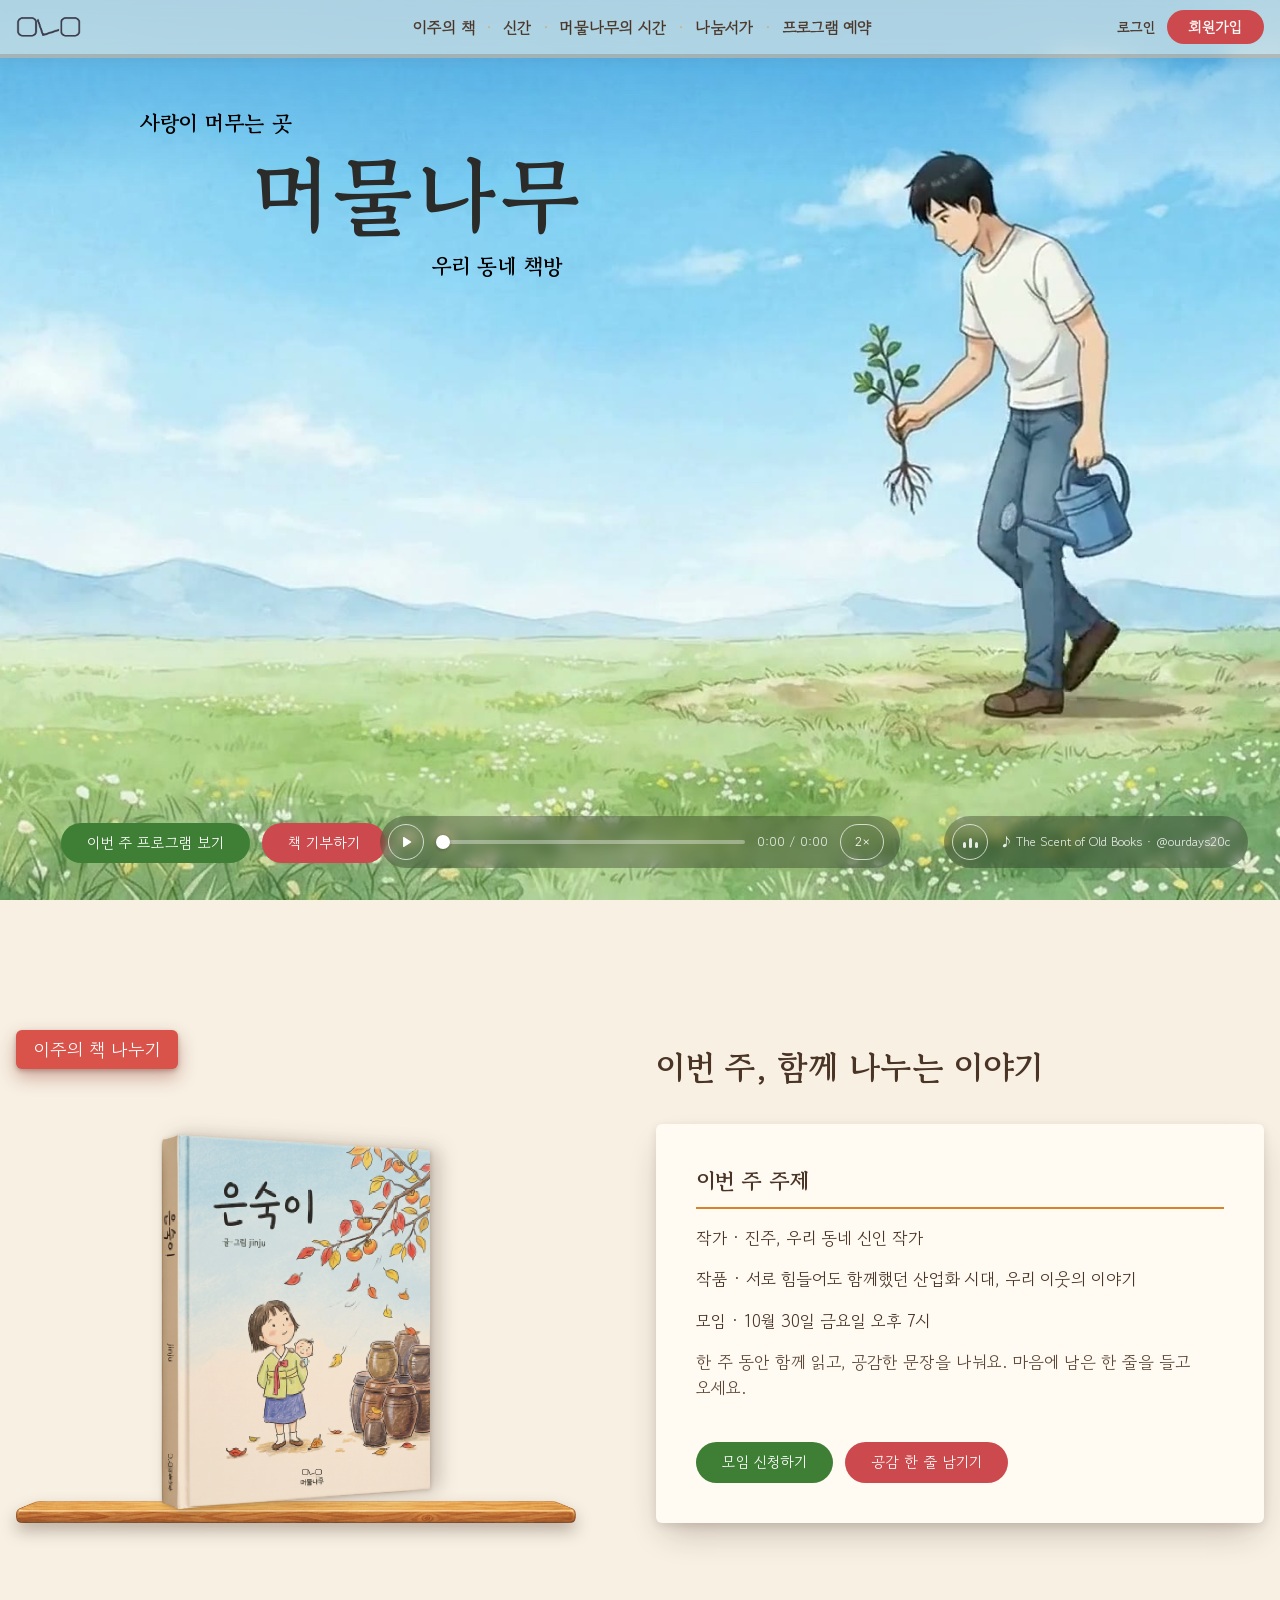
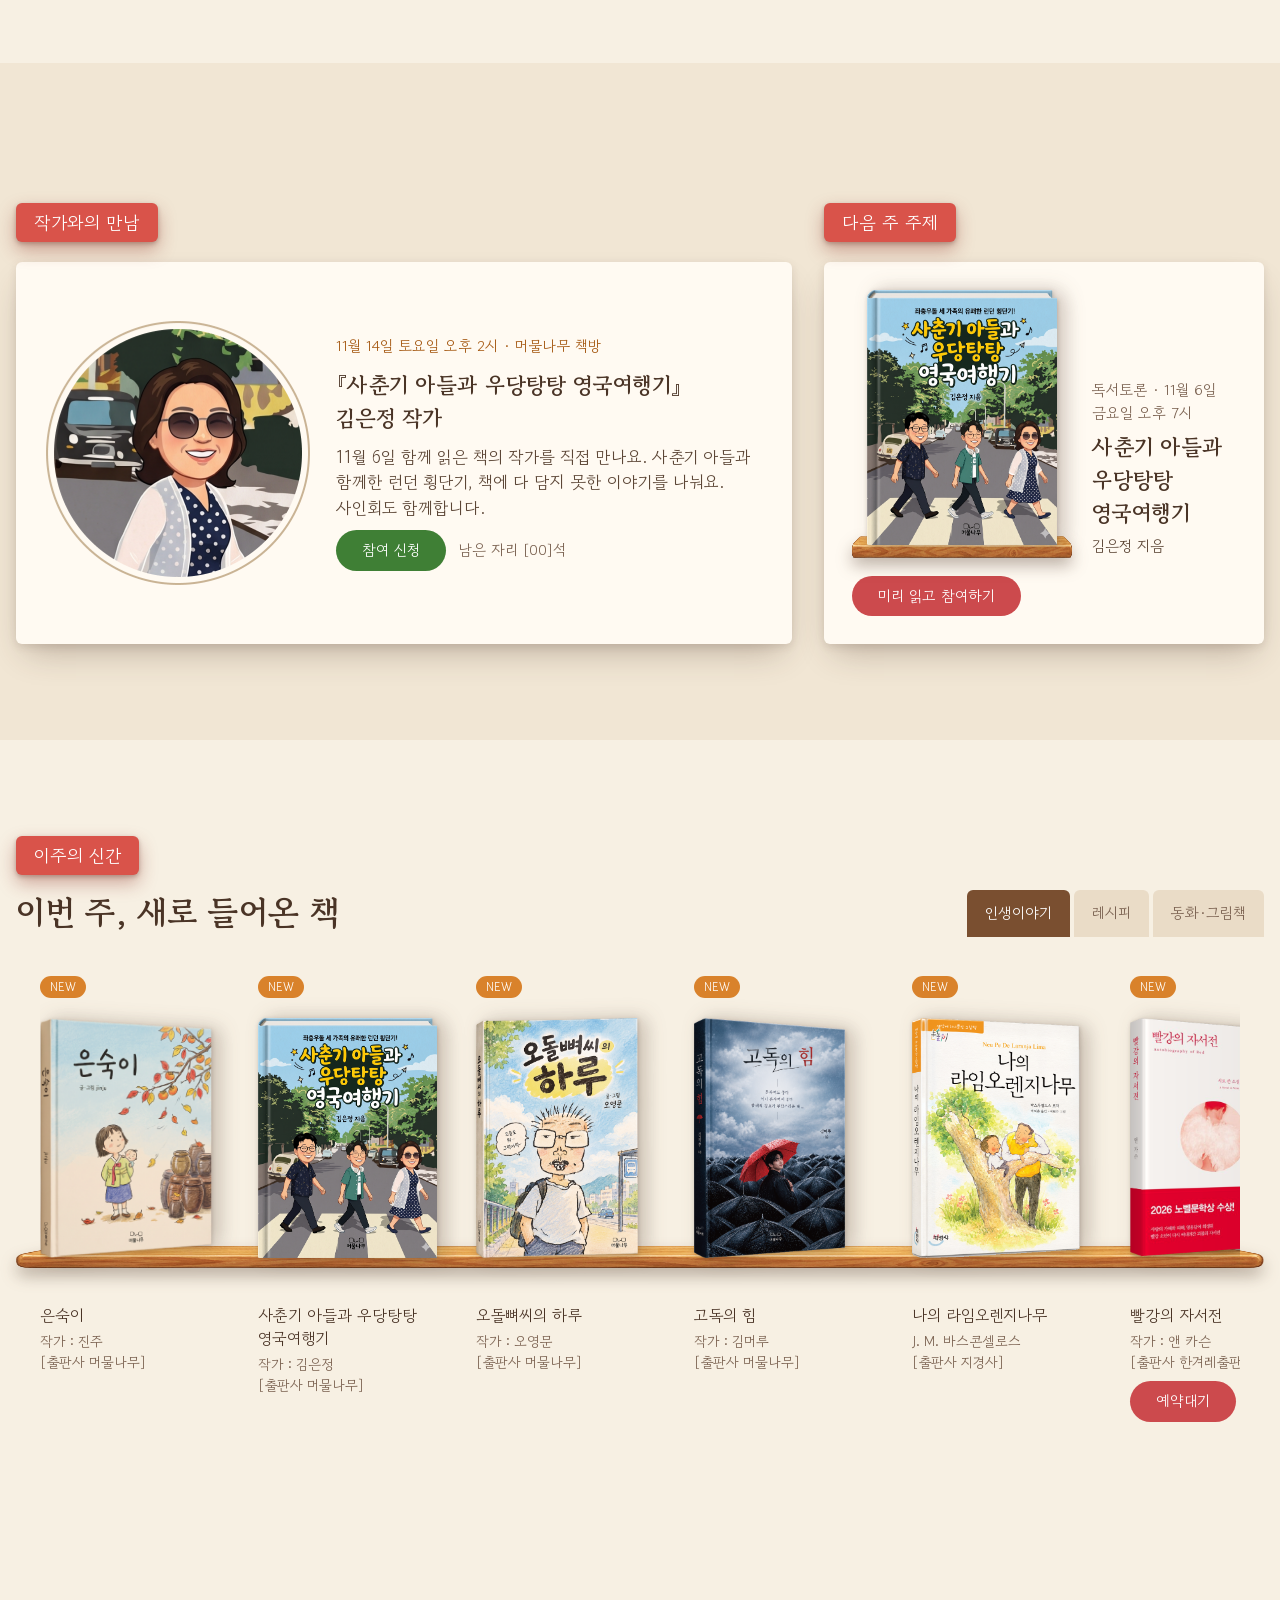
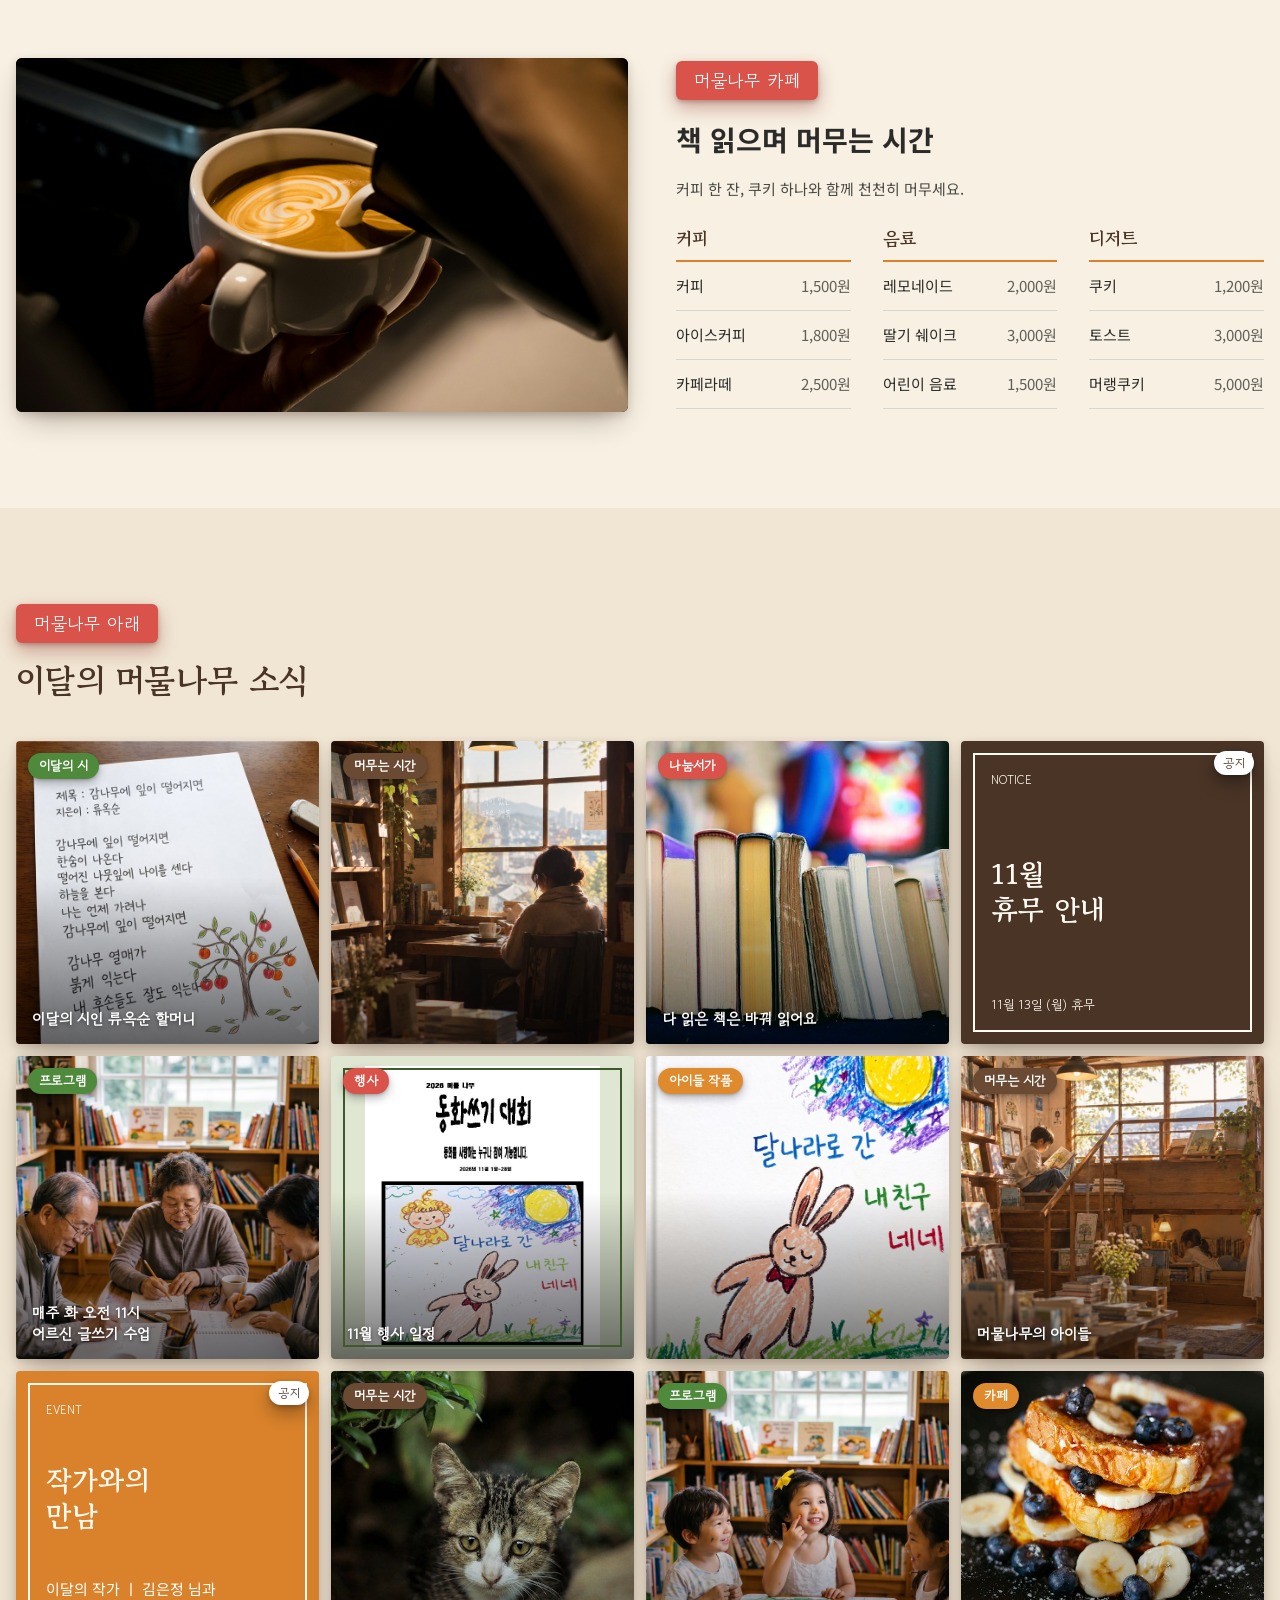
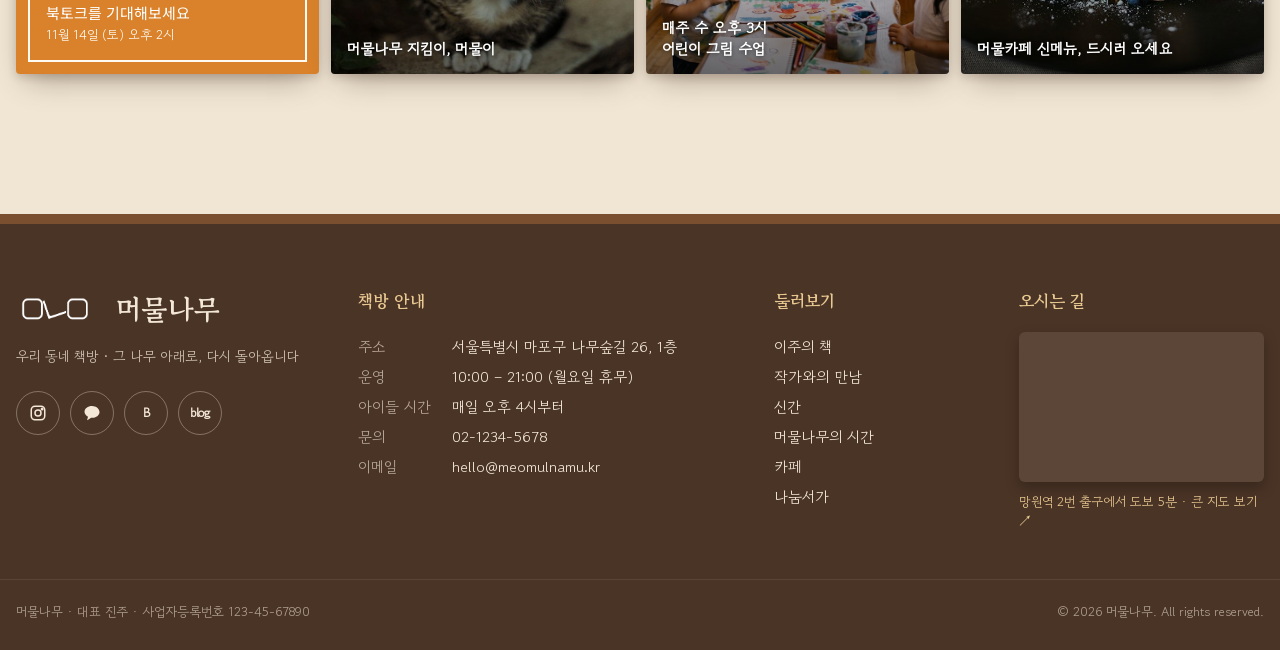
<file: index.html>
<!doctype html>
<html lang="ko">
<head>
  <meta charset="utf-8">
  <meta name="viewport" content="width=device-width, initial-scale=1">
  <title>머물나무 · 우리 동네 책방</title>
  <meta name="description" content="쉼표가 필요할 때 머물고 싶은 곳, 우리 동네 책방 머물나무">
  <link rel="preconnect" href="https://fonts.googleapis.com">
  <link rel="preconnect" href="https://fonts.gstatic.com" crossorigin>
  <link href="https://fonts.googleapis.com/css2?family=Gowun+Batang:wght@400;700&family=Gowun+Dodum&family=Gaegu&family=Noto+Sans+KR:wght@400;700&display=swap" rel="stylesheet">
  <link rel="stylesheet" href="css/style.css">
</head>
<body>

  <!-- Header -->
  <header class="site-header is-over-hero">
    <div class="container header-inner">
      <a href="#" class="brand" aria-label="머물나무 홈">
        <img src="images/common/logo.png" alt="머물나무">
      </a>
      <nav class="gnb" id="gnb" aria-label="주요 메뉴">
        <a href="#this-week">이주의 책</a>
        <a href="#new-books">신간</a>
        <a href="#under-tree">머물나무의 시간</a>
        <a href="sharing.html">나눔서가</a>
        <a href="program.html">프로그램 예약</a>
      </nav>
      <button type="button" class="menu-toggle" aria-expanded="false" aria-controls="gnb" aria-label="메뉴 열기"><span></span><span></span><span></span></button>
      <div class="header-actions">
        <a href="#" class="link-login">로그인</a>
        <a href="#" class="btn btn-red btn-sm">회원가입</a>
      </div>
    </div>
  </header>

  <!-- Hero -->
  <div class="hero-track">
  <section class="hero">
    <video class="hero-media" autoplay muted loop playsinline preload="auto"
           poster="images/home/hero/hero-poster.jpg" aria-hidden="true">
      <source src="media/hero-story.mp4" type="video/mp4">
    </video>
    <div class="hero-copy">
      <p class="hero-tagline" aria-live="polite"><span>사랑이 머무는 곳</span></p>
      <h1 class="hero-title"><span>머물나무</span></h1>
      <p class="hero-sub">우리 동네 책방</p>
    </div>
    <div class="hero-actions">
      <a href="#under-tree" class="btn btn-green">이번 주 프로그램 보기</a>
      <a href="sharing.html#donate" class="btn btn-red">책 기부하기</a>
    </div>
    <button type="button" class="sound-bar" aria-pressed="false" aria-label="소리 켜기" title="소리 켜기">
      <span class="sound-icon" aria-hidden="true"><i></i><i></i><i></i></span>
      <span class="sound-info"><span>♪ The Scent of Old Books · @ourdays20c</span></span>
    </button>
    <audio class="hero-audio" src="media/the-scent-of-old-books.mp3" loop preload="metadata"></audio>
    <div class="video-bar">
      <button type="button" class="vb-play" aria-label="영상 일시정지" title="일시정지">
        <svg class="i-pause" width="14" height="14" viewBox="0 0 24 24" fill="currentColor" aria-hidden="true"><rect x="5" y="4" width="5" height="16" rx="1"/><rect x="14" y="4" width="5" height="16" rx="1"/></svg>
        <svg class="i-play" width="14" height="14" viewBox="0 0 24 24" fill="currentColor" aria-hidden="true"><path d="M7 4.5v15a1 1 0 0 0 1.5.86l12-7.5a1 1 0 0 0 0-1.72l-12-7.5A1 1 0 0 0 7 4.5z"/></svg>
      </button>
      <input type="range" class="vb-seek" min="0" max="1000" value="0" step="1" aria-label="영상 위치">
      <span class="vb-time">0:00 / 0:00</span>
      <button type="button" class="vb-speed" aria-label="재생 속도 2배" title="재생 속도">2×</button>
    </div>
  </section>
  </div>

  <!-- 01 This week -->
  <section id="this-week" class="section section-cream">
    <div class="container week-layout">
      <div class="week-left">
        <span class="label">이주의 책 나누기</span>
        <div class="shelf-book week-book">
          <img src="images/home/books/eunsuki.png" alt="은숙이 표지">
          <div class="shelf"></div>
        </div>
      </div>
      <div class="week-right">
        <h2 class="section-title">이번 주, 함께 나누는 이야기</h2>
        <div class="card week-card">
          <h3 class="week-card-title">이번 주 주제</h3>
          <ul class="week-info">
            <li>작가 · 진주, 우리 동네 신인 작가</li>
            <li>작품 · 서로 힘들어도 함께했던 산업화 시대, 우리 이웃의 이야기</li>
            <li>모임 · 10월 30일 금요일 오후 7시</li>
            <li>한 주 동안 함께 읽고, 공감한 문장을 나눠요. 마음에 남은 한 줄을 들고 오세요.</li>
          </ul>
          <div class="btn-row">
            <a href="program.html?p=bookclub#apply" class="btn btn-green">모임 신청하기</a>
            <a href="#" class="btn btn-red">공감 한 줄 남기기</a>
          </div>
        </div>
      </div>
    </div>
  </section>

  <!-- 02 Author / 03 Next week -->
  <section id="author" class="section section-sand">
    <div class="container author-layout">
      <div>
        <span class="label">작가와의 만남</span>
        <div class="card author-card">
          <img class="author-photo" src="images/home/author/kim-eunjeong.png" alt="김은정 작가 일러스트">
          <div class="author-body">
            <p class="meta">11월 14일 토요일 오후 2시 · 머물나무 책방</p>
            <h3 class="card-title">『사춘기 아들과 우당탕탕 영국여행기』<br>김은정 작가</h3>
            <p class="desc">11월 6일 함께 읽은 책의 작가를 직접 만나요. 사춘기 아들과 함께한 런던 횡단기, 책에 다 담지 못한 이야기를 나눠요. 사인회도 함께합니다.</p>
            <div class="btn-row">
              <a href="program.html?p=author#apply" class="btn btn-green">참여 신청</a>
              <span class="seats">남은 자리 [00]석</span>
            </div>
          </div>
        </div>
      </div>

      <div>
        <span class="label">다음 주 주제</span>
        <div class="card next-card">
          <div class="next-top">
            <div class="shelf-book shelf-book-sm">
              <img src="images/home/books/uk-travel.png" alt="사춘기 아들과 우당탕탕 영국여행기 표지">
              <div class="shelf"></div>
            </div>
            <div class="next-info">
              <p class="meta">독서토론 · 11월 6일 금요일 오후 7시</p>
              <h3 class="card-title">사춘기 아들과 우당탕탕 영국여행기</h3>
              <p class="author-name">김은정 지음</p>
            </div>
          </div>
          <a href="#join" class="btn btn-red">미리 읽고 참여하기</a>
        </div>
      </div>
    </div>
  </section>

  <!-- 04 New books -->
  <section id="new-books" class="section section-cream">
    <div class="container">
      <div class="section-head">
        <div>
          <span class="label">이주의 신간</span>
          <h2 class="section-title">이번 주, 새로 들어온 책</h2>
        </div>
        <div class="book-tabs" role="tablist">
          <button type="button" class="book-tab is-active" data-cat="life">인생이야기</button>
          <button type="button" class="book-tab" data-cat="recipe">레시피</button>
          <button type="button" class="book-tab" data-cat="kids">동화·그림책</button>
        </div>
      </div>

      <div class="bookshelf">
        <div class="book-track">
          <article class="book" data-cat="life">
            <span class="badge-new">NEW</span>
            <div class="book-cover"><img src="images/home/books/eunsuki.png" alt=""></div>
            <h3>은숙이</h3>
            <p>작가 : 진주<br>[출판사 머물나무]</p>
          </article>
          <article class="book" data-cat="life">
            <span class="badge-new">NEW</span>
            <div class="book-cover"><img src="images/home/books/uk-travel.png" alt=""></div>
            <h3>사춘기 아들과 우당탕탕 영국여행기</h3>
            <p>작가 : 김은정<br>[출판사 머물나무]</p>
          </article>
          <article class="book" data-cat="life">
            <span class="badge-new">NEW</span>
            <div class="book-cover"><img src="images/home/books/odolbbyeo.png" alt=""></div>
            <h3>오돌뼈씨의 하루</h3>
            <p>작가 : 오영문<br>[출판사 머물나무]</p>
          </article>
          <article class="book" data-cat="life">
            <span class="badge-new">NEW</span>
            <div class="book-cover"><img src="images/home/books/power-of-solitude.png" alt=""></div>
            <h3>고독의 힘</h3>
            <p>작가 : 김머루<br>[출판사 머물나무]</p>
          </article>
          <article class="book" data-cat="life">
            <span class="badge-new">NEW</span>
            <div class="book-cover"><img src="images/home/books/sweet-orange-tree.png" alt=""></div>
            <h3>나의 라임오렌지나무</h3>
            <p>J. M. 바스콘셀로스<br>[출판사 지경사]</p>
          </article>
          <article class="book" data-cat="life">
            <span class="badge-new">NEW</span>
            <div class="book-cover"><img src="images/home/books/autobiography-of-red.png" alt=""></div>
            <h3>빨강의 자서전</h3>
            <p>작가 : 앤 카슨<br>[출판사 한겨레출판]</p>
            <a href="#reserve" class="btn btn-red" data-book="빨강의 자서전 · 앤 카슨">예약대기</a>
          </article>
          <article class="book" data-cat="kids">
            <span class="badge-new">NEW</span>
            <div class="book-cover"><img src="images/home/books/petit-nicolas.png" alt=""></div>
            <h3>앙코르 꼬마 니콜라</h3>
            <p>르네 고시니 · 장자크 상페<br>[출판사 문학동네]</p>
          </article>
          <article class="book" data-cat="life">
            <span class="badge-new">NEW</span>
            <div class="book-cover"><img src="images/home/books/boys-into-literature.png" alt=""></div>
            <h3>이렇게까지 문학에 빠진 소년들</h3>
            <p>[작가] · [출판사]</p>
          </article>
          <article class="book" data-cat="recipe">
            <span class="badge-new">NEW</span>
            <div class="book-cover"><img src="images/home/books/snail-restaurant.png" alt=""></div>
            <h3>달팽이 식당</h3>
            <p>오가와 이토<br>[출판사]</p>
          </article>
        </div>
        <button type="button" class="shelf-next" aria-label="다음 책 보기">›</button>
        <div class="shelf shelf-long"></div>
      </div>
      <p class="empty-msg" hidden>이 분류의 신간은 곧 채워질 예정이에요.</p>
    </div>
  </section>

  <!-- 06 Cafe -->
  <section id="cafe" class="section section-cream cafe">
    <div class="cafe-layout">
      <div class="cafe-photo">
        <img src="images/home/cafe/latte-art.png" alt="라떼 아트를 그리는 커피 한 잔">
      </div>
      <div class="cafe-body">
        <span class="label">머물나무 카페</span>
        <h2 class="cafe-title">책 읽으며 머무는 시간</h2>
        <p class="cafe-lead">커피 한 잔, 쿠키 하나와 함께 천천히 머무세요.</p>
        <div class="menu">
          <div class="menu-group">
            <h3 class="menu-cat">커피</h3>
            <ul class="menu-list">
              <li><span>커피</span><span>1,500원</span></li>
              <li><span>아이스커피</span><span>1,800원</span></li>
              <li><span>카페라떼</span><span>2,500원</span></li>
            </ul>
          </div>
          <div class="menu-group">
            <h3 class="menu-cat">음료</h3>
            <ul class="menu-list">
              <li><span>레모네이드</span><span>2,000원</span></li>
              <li><span>딸기 쉐이크</span><span>3,000원</span></li>
              <li><span>어린이 음료</span><span>1,500원</span></li>
            </ul>
          </div>
          <div class="menu-group">
            <h3 class="menu-cat">디저트</h3>
            <ul class="menu-list">
              <li><span>쿠키</span><span>1,200원</span></li>
              <li><span>토스트</span><span>3,000원</span></li>
              <li><span>머랭쿠키</span><span>5,000원</span></li>
            </ul>
          </div>
        </div>
      </div>
    </div>
  </section>

  <!-- 05 Under the tree -->
  <section id="under-tree" class="section section-sand under-tree">
    <div class="container">
      <span class="label">머물나무 아래</span>
      <h2 class="section-title">이달의 머물나무 소식</h2>

      <div class="tile-grid">
        <article class="tile tile-photo">
          <img src="images/home/news/grandma-poem.jpg" alt="류옥순 할머니가 쓴 시 「감나무에 잎이 떨어지면」">
          <span class="tile-badge b-green">이달의 시</span>
          <p class="tile-caption">이달의 시인 류옥순 할머니</p>
        </article>
        <article class="tile tile-photo">
          <img src="images/home/news/window-reading.jpg" alt="창가에 앉아 책을 읽는 손님">
          <span class="tile-badge b-brown">머무는 시간</span>
        </article>
        <article class="tile tile-photo">
          <img src="images/home/news/book-swap.jpg" alt="나란히 꽂힌 헌책들">
          <span class="tile-badge b-red">나눔서가</span>
          <p class="tile-caption">다 읽은 책은 바꿔 읽어요</p>
        </article>
        <article class="tile tile-poster t-dark">
          <span class="tag">공지</span>
          <p class="tile-kicker">NOTICE</p>
          <h3>11월<br>휴무 안내</h3>
          <p class="tile-foot">11월 13일 (월) 휴무</p>
        </article>

        <article class="tile tile-photo">
          <img src="images/home/news/seniors-writing-class.jpg" alt="책방에서 글쓰기 수업을 하는 어르신들">
          <span class="tile-badge b-green">프로그램</span>
          <p class="tile-caption">매주 화 오전 11시<br>어르신 글쓰기 수업</p>
        </article>
        <article class="tile tile-photo tile-contest">
          <img src="images/home/news/fairytale-contest.jpg" alt="2026 머물나무 동화쓰기 대회 포스터">
          <span class="tile-badge b-red">행사</span>
          <p class="tile-caption">11월 행사 일정</p>
        </article>
        <article class="tile tile-photo">
          <img src="images/home/news/rabbit-drawing.jpg" alt="아이가 그린 「달나라로 간 내 친구 네네」 토끼 그림">
          <span class="tile-badge b-orange">아이들 작품</span>
        </article>
        <article class="tile tile-photo">
          <img src="images/home/news/kids-reading-loft.jpg" alt="책방 다락에서 책을 읽는 아이들">
          <span class="tile-badge b-brown">머무는 시간</span>
          <p class="tile-caption">머물나무의 아이들</p>
        </article>

        <article class="tile tile-poster t-orange">
          <span class="tag">공지</span>
          <p class="tile-kicker">EVENT</p>
          <h3>작가와의<br>만남</h3>
          <p class="tile-note">이달의 작가 ㅣ 김은정 님과<br>북토크를 기대해보세요</p>
          <p class="tile-foot">11월 14일 (토) 오후 2시</p>
        </article>
        <article class="tile tile-photo">
          <img src="images/home/news/cat-meomuri.jpg" alt="책방 고양이 머물이">
          <span class="tile-badge b-brown">머무는 시간</span>
          <p class="tile-caption">머물나무 지킴이, 머물이</p>
        </article>
        <article class="tile tile-photo">
          <img src="images/home/news/kids-drawing-class.jpg" alt="그림 수업 중인 아이들">
          <span class="tile-badge b-green">프로그램</span>
          <p class="tile-caption">매주 수 오후 3시<br>어린이 그림 수업</p>
        </article>
        <article class="tile tile-photo">
          <img src="images/home/news/cafe-french-toast.jpg" alt="블루베리와 바나나를 올린 프렌치토스트">
          <span class="tile-badge b-orange">카페</span>
          <p class="tile-caption">머물카페 신메뉴, 드시러 오세요</p>
        </article>
      </div>
    </div>
  </section>

  <!-- Next week's book club sign-up (modal) -->
  <dialog class="booking-modal" id="join" aria-labelledby="join-title">
    <button type="button" class="modal-close" aria-label="닫기">×</button>
    <h2 class="booking-title" id="join-title">다음 주 독서토론 참여 신청</h2>
    <p class="booking-lead">신청하시면 책을 미리 읽을 수 있도록 책방에서 따로 챙겨 두거나 대여해 드려요.</p>
    <form class="donate-form join-form" method="dialog" novalidate>
      <fieldset>
        <legend>참여할 모임</legend>
        <p class="reserve-book">사춘기 아들과 우당탕탕 영국여행기 · 김은정</p>
        <p class="join-when">독서토론 · 11월 6일 금요일 오후 7시 · 머물나무 책방</p>
        <div class="field-row">
          <label><span class="lbl">인원 <span class="req">*</span></span><input type="number" name="people" min="1" max="5" value="1" required></label>
          <label>책 준비
            <select name="book">
              <option>책을 미리 구매할게요</option>
              <option>나눔서가에서 빌려 읽을게요</option>
              <option>이미 가지고 있어요</option>
            </select>
          </label>
        </div>
      </fieldset>

      <fieldset>
        <legend>신청인 정보</legend>
        <div class="field-row">
          <label><span class="lbl">이름 <span class="req">*</span></span><input type="text" name="name" required autocomplete="name"></label>
          <label><span class="lbl">연락처 <span class="req">*</span></span><input type="tel" name="phone" required placeholder="010-0000-0000" autocomplete="tel"></label>
        </div>
        <label>작가에게 묻고 싶은 것<textarea name="question" rows="2" placeholder="모임에서 나누고 싶은 질문을 미리 남겨 주세요"></textarea></label>
      </fieldset>

      <label class="choice agree"><input type="checkbox" name="agree" required> 모임 안내를 위한 개인정보(이름, 연락처) 수집에 동의해요. <span class="req">*</span></label>
      <p class="form-error" role="alert" hidden></p>
      <button type="submit" class="btn btn-red">참여 신청하기</button>
    </form>
  </dialog>

  <!-- Book reservation (modal) -->
  <dialog class="booking-modal" id="reserve" aria-labelledby="reserve-title">
    <button type="button" class="modal-close" aria-label="닫기">×</button>
    <h2 class="booking-title" id="reserve-title">책 예약대기 신청</h2>
    <p class="booking-lead">책이 들어오면 순서대로 문자로 알려 드려요. 알림을 받은 뒤 3일 동안 책방에서 보관해 드려요.</p>
    <form class="donate-form reserve-form" method="dialog" novalidate>
      <fieldset>
        <legend>예약할 책</legend>
        <p class="reserve-book"></p>
        <div class="field-row">
          <label><span class="lbl">권수 <span class="req">*</span></span><input type="number" name="count" min="1" max="5" value="1" required></label>
          <label>받는 방법
            <select name="pickup">
              <option>책방에서 받기</option>
              <option>택배로 받기 (배송비 별도)</option>
            </select>
          </label>
        </div>
      </fieldset>

      <fieldset>
        <legend>신청인 정보</legend>
        <div class="field-row">
          <label><span class="lbl">이름 <span class="req">*</span></span><input type="text" name="name" required autocomplete="name"></label>
          <label><span class="lbl">연락처 <span class="req">*</span></span><input type="tel" name="phone" required placeholder="010-0000-0000" autocomplete="tel"></label>
        </div>
        <label>요청 사항<textarea name="message" rows="2" placeholder="선물 포장이 필요하면 알려 주세요"></textarea></label>
      </fieldset>

      <label class="choice agree"><input type="checkbox" name="agree" required> 입고 알림을 위한 개인정보(이름, 연락처) 수집에 동의해요. <span class="req">*</span></label>
      <p class="form-error" role="alert" hidden></p>
      <button type="submit" class="btn btn-red">예약대기 신청하기</button>
    </form>
  </dialog>

  <!-- Footer -->
  <footer class="site-footer">
    <div class="container footer-inner">
      <div class="footer-col footer-about">
        <a href="#" class="footer-logo">
          <img src="images/common/logo.png" alt="">
          <span>머물나무</span>
        </a>
        <p class="footer-slogan">우리 동네 책방 · 그 나무 아래로, 다시 돌아옵니다</p>
        <ul class="footer-social">
          <li>
            <a href="https://www.instagram.com/jinju7080/" target="_blank" rel="noopener" aria-label="인스타그램 @jinju7080 (새 창)" title="인스타그램 @jinju7080">
              <svg width="18" height="18" viewBox="0 0 24 24" fill="none" stroke="currentColor" stroke-width="2" aria-hidden="true"><rect x="3" y="3" width="18" height="18" rx="5"/><circle cx="12" cy="12" r="4"/><circle cx="17.5" cy="6.5" r="1" fill="currentColor"/></svg>
            </a>
          </li>
          <li>
            <a href="#" aria-label="카카오톡 채널" title="카카오톡 채널">
              <svg width="20" height="20" viewBox="0 0 24 24" fill="currentColor" aria-hidden="true"><path d="M12 3.5c-5 0-9 3.1-9 7 0 2.5 1.7 4.7 4.2 6l-1 3.6c-.1.3.3.6.6.4l4.2-2.8c.3 0 .7.1 1 .1 5 0 9-3.1 9-7s-4-7.3-9-7.3z"/></svg>
            </a>
          </li>
          <li>
            <a href="#" aria-label="네이버 밴드" title="네이버 밴드">
              <span class="social-text">B</span>
            </a>
          </li>
          <li>
            <a href="#" aria-label="네이버 블로그" title="블로그">
              <span class="social-text">blog</span>
            </a>
          </li>
        </ul>
      </div>

      <div class="footer-col">
        <h2 class="footer-title">책방 안내</h2>
        <dl class="footer-info">
          <div><dt>주소</dt><dd>서울특별시 마포구 나무숲길 26, 1층</dd></div>
          <div><dt>운영</dt><dd>10:00 – 21:00 (월요일 휴무)</dd></div>
          <div><dt>아이들 시간</dt><dd>매일 오후 4시부터</dd></div>
          <div><dt>문의</dt><dd><a href="tel:0212345678">02-1234-5678</a></dd></div>
          <div><dt>이메일</dt><dd><a href="mailto:hello@meomulnamu.kr">hello@meomulnamu.kr</a></dd></div>
        </dl>
      </div>

      <div class="footer-col">
        <h2 class="footer-title">둘러보기</h2>
        <ul class="footer-links">
          <li><a href="#this-week">이주의 책</a></li>
          <li><a href="#author">작가와의 만남</a></li>
          <li><a href="#new-books">신간</a></li>
          <li><a href="#under-tree">머물나무의 시간</a></li>
          <li><a href="#cafe">카페</a></li>
          <li><a href="sharing.html">나눔서가</a></li>
        </ul>
      </div>

      <div class="footer-col">
        <h2 class="footer-title">오시는 길</h2>
        <div class="footer-map">
          <iframe title="머물나무 위치 지도 (망원역 부근)" loading="lazy"
                  src="https://www.openstreetmap.org/export/embed.html?bbox=126.9045%2C37.5528%2C126.9157%2C37.5592&amp;layer=mapnik&amp;marker=37.5560%2C126.9101"></iframe>
        </div>
        <a class="footer-map-link" href="https://www.openstreetmap.org/?mlat=37.5560&amp;mlon=126.9101#map=17/37.5560/126.9101" target="_blank" rel="noopener">
          망원역 2번 출구에서 도보 5분 · 큰 지도 보기 ↗
        </a>
      </div>
    </div>

    <div class="container footer-bottom">
      <p>머물나무 · 대표 진주 · 사업자등록번호 123-45-67890</p>
      <p>© 2026 머물나무. All rights reserved.</p>
    </div>
  </footer>

  <script src="js/nav.js"></script>
  <script src="js/auth-config.js"></script>
  <script src="js/auth.js"></script>
  <script src="js/main.js"></script>
</body>
</html>
</file>
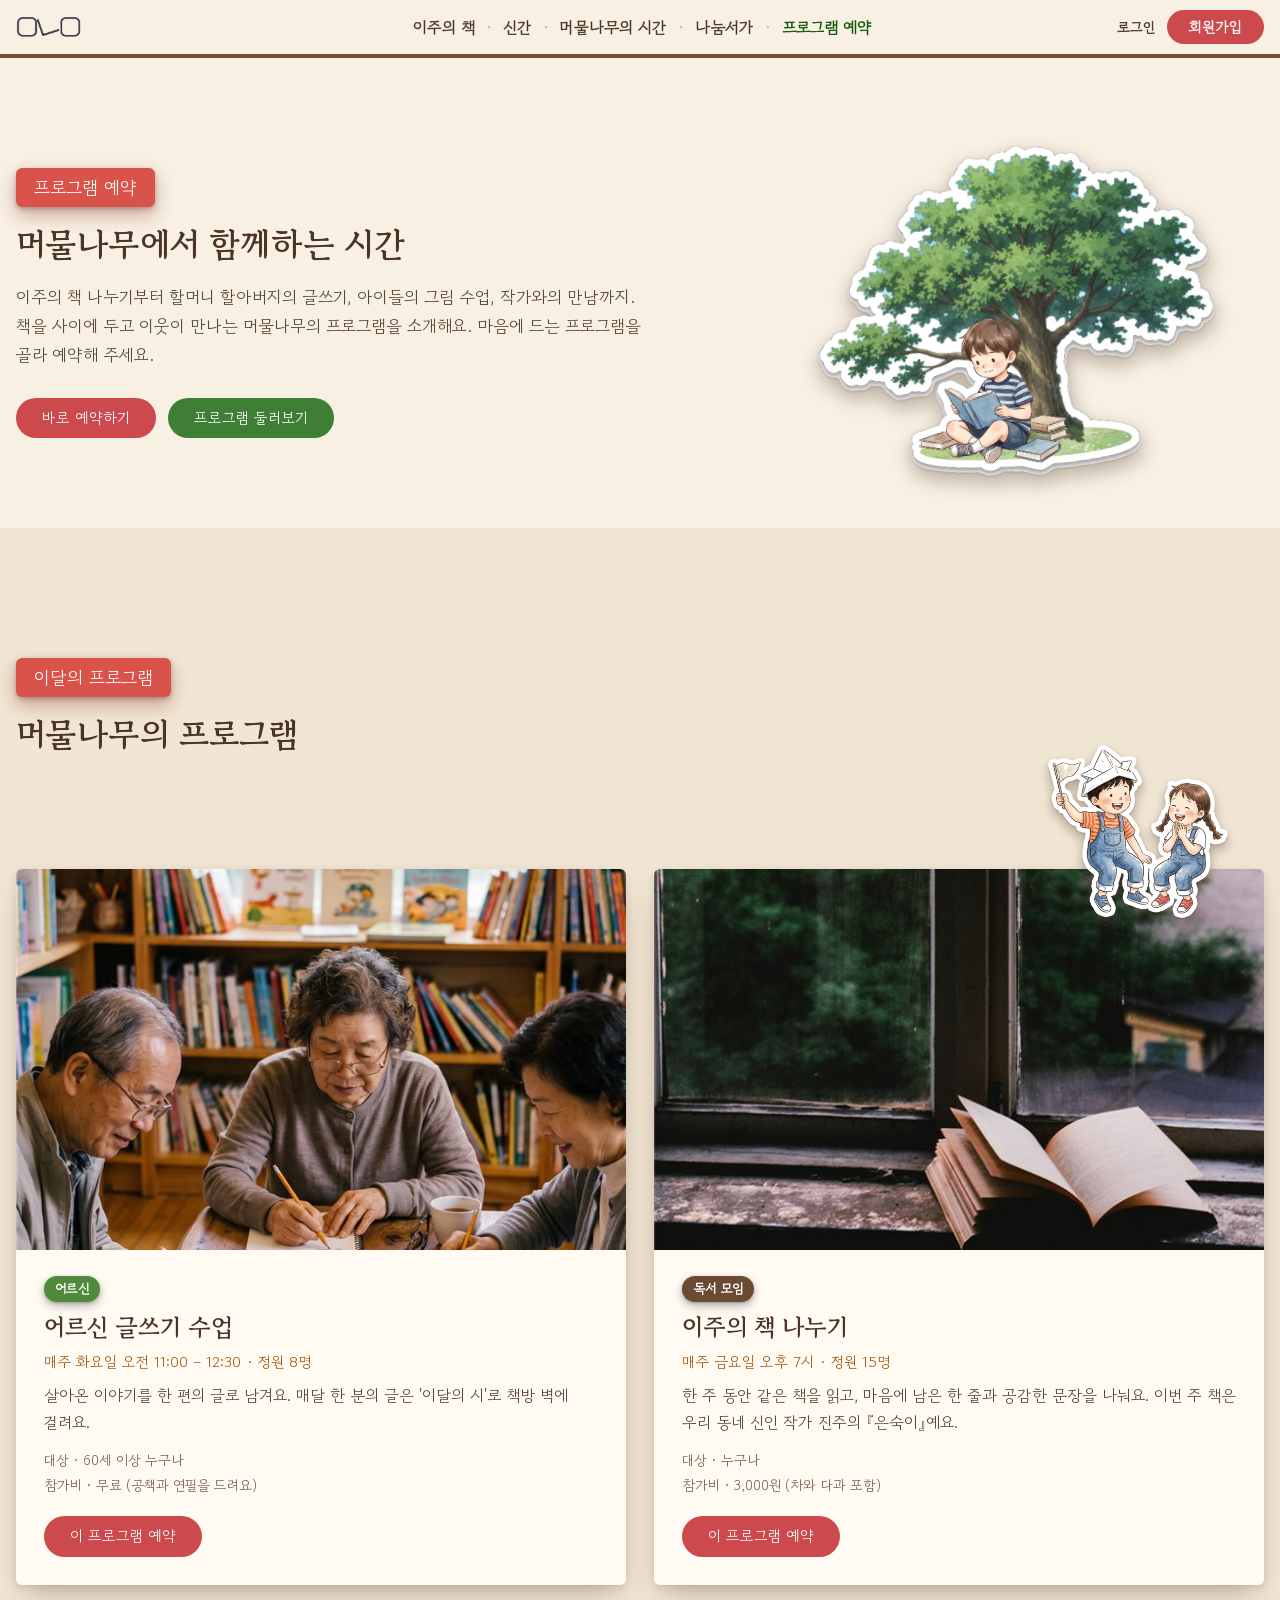
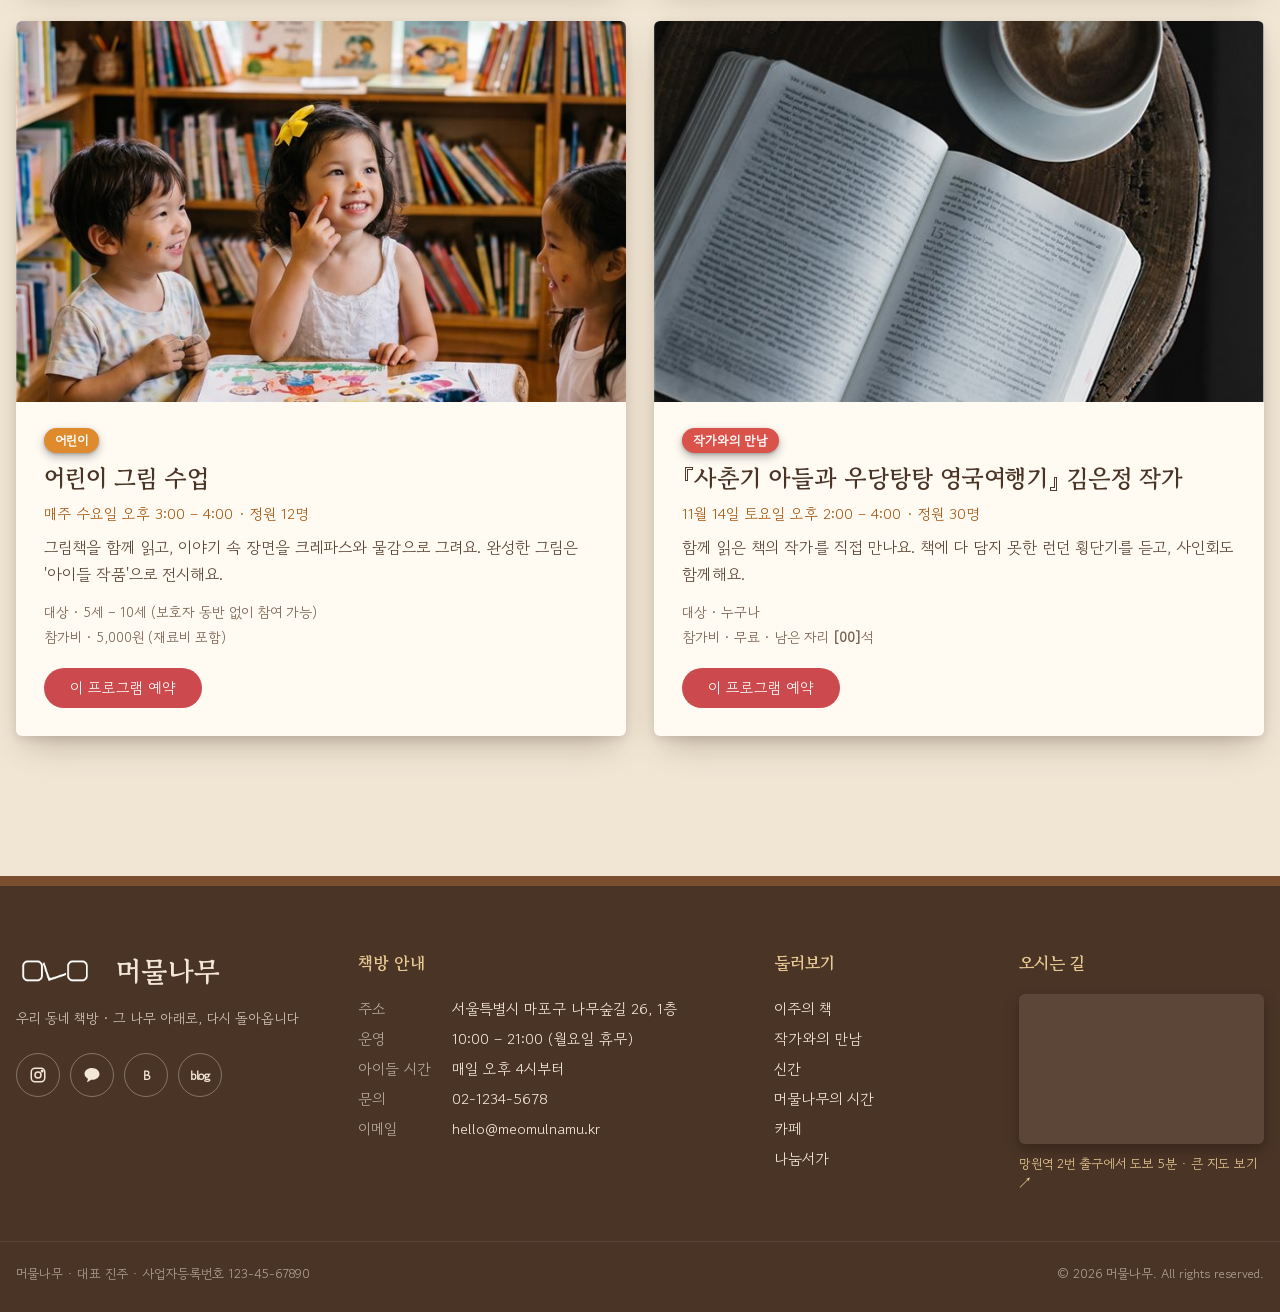
<file: program.html>
<!doctype html>
<html lang="ko">
<head>
  <meta charset="utf-8">
  <meta name="viewport" content="width=device-width, initial-scale=1">
  <title>프로그램 예약 · 머물나무</title>
  <meta name="description" content="어르신 글쓰기, 어린이 그림 수업, 작가와의 만남. 머물나무 프로그램 소개와 예약">
  <link rel="preconnect" href="https://fonts.googleapis.com">
  <link rel="preconnect" href="https://fonts.gstatic.com" crossorigin>
  <link href="https://fonts.googleapis.com/css2?family=Gowun+Batang:wght@400;700&family=Gowun+Dodum&family=Gaegu&family=Noto+Sans+KR:wght@400;700&display=swap" rel="stylesheet">
  <link rel="stylesheet" href="css/style.css">
</head>
<body>

  <!-- Header -->
  <header class="site-header">
    <div class="container header-inner">
      <a href="index.html" class="brand" aria-label="머물나무 홈">
        <img src="images/common/logo.png" alt="머물나무">
      </a>
      <nav class="gnb" id="gnb" aria-label="주요 메뉴">
        <a href="index.html#this-week">이주의 책</a>
        <a href="index.html#new-books">신간</a>
        <a href="index.html#under-tree">머물나무의 시간</a>
        <a href="sharing.html">나눔서가</a>
        <a href="program.html" aria-current="page">프로그램 예약</a>
      </nav>
      <button type="button" class="menu-toggle" aria-expanded="false" aria-controls="gnb" aria-label="메뉴 열기"><span></span><span></span><span></span></button>
      <div class="header-actions">
        <a href="#" class="link-login">로그인</a>
        <a href="#" class="btn btn-red btn-sm">회원가입</a>
      </div>
    </div>
  </header>

  <main class="sub-page">

    <!-- Page head -->
    <section class="sub-hero">
      <div class="container sub-hero-sticker">
        <img class="sticker-tree" src="images/program/sticker-meomul-tree.png" alt="" aria-hidden="true">
        <span class="label">프로그램 예약</span>
        <h1 class="section-title">머물나무에서 함께하는 시간</h1>
        <p class="sub-lead">이주의 책 나누기부터 할머니 할아버지의 글쓰기, 아이들의 그림 수업, 작가와의 만남까지.<br>
          책을 사이에 두고 이웃이 만나는 머물나무의 프로그램을 소개해요. 마음에 드는 프로그램을 골라 예약해 주세요.</p>
        <div class="btn-row">
          <a href="#apply" class="btn btn-red">바로 예약하기</a>
          <a href="#programs" class="btn btn-green">프로그램 둘러보기</a>
        </div>
      </div>
    </section>

    <!-- Program list -->
    <section class="section section-sand" id="programs">
      <div class="container">
        <span class="label">이달의 프로그램</span>
        <h2 class="section-title">머물나무의 프로그램</h2>

        <div class="program-list">
          <article class="card program-card" id="p-writing">
            <div class="program-photo">
              <img src="images/home/news/seniors-writing-class.jpg" alt="책방에 둘러앉아 글을 쓰는 어르신들">
            </div>
            <div class="program-body">
              <span class="tile-badge b-green">어르신</span>
              <h3>어르신 글쓰기 수업</h3>
              <p class="program-when">매주 화요일 오전 11:00 – 12:30 · 정원 8명</p>
              <p>살아온 이야기를 한 편의 글로 남겨요. 매달 한 분의 글은 '이달의 시'로 책방 벽에 걸려요.</p>
              <ul class="program-meta">
                <li>대상 · 60세 이상 누구나</li>
                <li>참가비 · 무료 (공책과 연필을 드려요)</li>
              </ul>
              <a href="#apply" class="btn btn-red" data-program="writing">이 프로그램 예약</a>
            </div>
          </article>

          <article class="card program-card" id="p-bookclub">
            <img class="sticker-kids" src="images/program/sticker-kids-paper-hat.png" alt="" aria-hidden="true">
            <div class="program-photo">
              <img class="crop-bottom" src="images/program/window-book.jpg" alt="창가에 펼쳐 둔 책">
            </div>
            <div class="program-body">
              <span class="tile-badge b-brown">독서 모임</span>
              <h3>이주의 책 나누기</h3>
              <p class="program-when">매주 금요일 오후 7시 · 정원 15명</p>
              <p>한 주 동안 같은 책을 읽고, 마음에 남은 한 줄과 공감한 문장을 나눠요. 이번 주 책은 우리 동네 신인 작가 진주의 『은숙이』예요.</p>
              <ul class="program-meta">
                <li>대상 · 누구나</li>
                <li>참가비 · 3,000원 (차와 다과 포함)</li>
              </ul>
              <a href="#apply" class="btn btn-red" data-program="bookclub">이 프로그램 예약</a>
            </div>
          </article>

          <article class="card program-card program-kids" id="p-drawing">
            <div class="program-photo">
              <img src="images/home/news/kids-drawing-class.jpg" alt="책방에서 그림을 그리며 웃는 아이들">
            </div>
            <div class="program-body">
              <span class="tile-badge b-orange">어린이</span>
              <h3>어린이 그림 수업</h3>
              <p class="program-when">매주 수요일 오후 3:00 – 4:00 · 정원 12명</p>
              <p>그림책을 함께 읽고, 이야기 속 장면을 크레파스와 물감으로 그려요. 완성한 그림은 '아이들 작품'으로 전시해요.</p>
              <ul class="program-meta">
                <li>대상 · 5세 – 10세 (보호자 동반 없이 참여 가능)</li>
                <li>참가비 · 5,000원 (재료비 포함)</li>
              </ul>
              <a href="#apply" class="btn btn-red" data-program="drawing">이 프로그램 예약</a>
            </div>
          </article>

          <article class="card program-card" id="p-author">
            <div class="program-photo">
              <img src="images/program/book-coffee.jpg" alt="커피 한 잔 옆에 펼쳐 둔 책">
            </div>
            <div class="program-body">
              <span class="tile-badge b-red">작가와의 만남</span>
              <h3>『사춘기 아들과 우당탕탕 영국여행기』 김은정 작가</h3>
              <p class="program-when">11월 14일 토요일 오후 2:00 – 4:00 · 정원 30명</p>
              <p>함께 읽은 책의 작가를 직접 만나요. 책에 다 담지 못한 런던 횡단기를 듣고, 사인회도 함께해요.</p>
              <ul class="program-meta">
                <li>대상 · 누구나</li>
                <li>참가비 · 무료 · 남은 자리 <b class="seats-left">[00]</b>석</li>
              </ul>
              <a href="#apply" class="btn btn-red" data-program="author">이 프로그램 예약</a>
            </div>
          </article>
        </div>
      </div>
    </section>

    <!-- Booking form (modal) -->
    <dialog class="booking-modal" id="apply" aria-labelledby="booking-title">
      <button type="button" class="modal-close" aria-label="닫기">×</button>
      <h2 class="booking-title" id="booking-title">프로그램 예약 신청서</h2>
      <p class="booking-lead">하루 안에 예약 확정 문자를 보내 드려요. 정원이 차면 대기 순서로 안내해 드려요.</p>
      <form class="donate-form program-form" method="dialog" novalidate>
        <fieldset>
          <legend>프로그램</legend>
          <label><span class="lbl">신청할 프로그램 <span class="req">*</span></span>
            <select name="program" required>
              <option value="">선택해 주세요</option>
              <option value="writing">어르신 글쓰기 수업 · 매주 화 오전 11시</option>
              <option value="bookclub">이주의 책 나누기 · 매주 금 오후 7시</option>
              <option value="drawing">어린이 그림 수업 · 매주 수 오후 3시</option>
              <option value="author">작가와의 만남 · 11월 14일 (토) 오후 2시</option>
            </select>
          </label>
          <div class="field-row">
            <label>희망 날짜<input type="date" name="date"></label>
            <label><span class="lbl">인원 <span class="req">*</span></span><input type="number" name="people" min="1" max="10" value="1" required></label>
          </div>
          <label class="kids-only" hidden><span class="lbl">아이 이름과 나이 <span class="req">*</span></span><input type="text" name="child" placeholder="예) 김하늘, 7살"></label>
        </fieldset>

        <fieldset>
          <legend>신청인 정보</legend>
          <div class="field-row">
            <label><span class="lbl">이름 <span class="req">*</span></span><input type="text" name="name" required autocomplete="name"></label>
            <label><span class="lbl">연락처 <span class="req">*</span></span><input type="tel" name="phone" required placeholder="010-0000-0000" autocomplete="tel"></label>
          </div>
          <label>요청 사항<textarea name="message" rows="3" placeholder="거동이 불편하시거나 도움이 필요하면 알려 주세요"></textarea></label>
          <label class="choice"><input type="checkbox" name="points"> 참가비를 나눔 포인트로 낼게요</label>
        </fieldset>

        <label class="choice agree"><input type="checkbox" name="agree" required> 예약 안내를 위한 개인정보(이름, 연락처) 수집에 동의해요. <span class="req">*</span></label>
        <p class="form-error" role="alert" hidden></p>
        <button type="submit" class="btn btn-red">예약 신청하기</button>
      </form>
    </dialog>

  </main>

  <!-- Footer -->
  <footer class="site-footer">
    <div class="container footer-inner">
      <div class="footer-col footer-about">
        <a href="index.html" class="footer-logo">
          <img src="images/common/logo.png" alt="">
          <span>머물나무</span>
        </a>
        <p class="footer-slogan">우리 동네 책방 · 그 나무 아래로, 다시 돌아옵니다</p>
        <ul class="footer-social">
          <li>
            <a href="https://www.instagram.com/jinju7080/" target="_blank" rel="noopener" aria-label="인스타그램 @jinju7080 (새 창)" title="인스타그램 @jinju7080">
              <svg width="18" height="18" viewBox="0 0 24 24" fill="none" stroke="currentColor" stroke-width="2" aria-hidden="true"><rect x="3" y="3" width="18" height="18" rx="5"/><circle cx="12" cy="12" r="4"/><circle cx="17.5" cy="6.5" r="1" fill="currentColor"/></svg>
            </a>
          </li>
          <li>
            <a href="#" aria-label="카카오톡 채널" title="카카오톡 채널">
              <svg width="20" height="20" viewBox="0 0 24 24" fill="currentColor" aria-hidden="true"><path d="M12 3.5c-5 0-9 3.1-9 7 0 2.5 1.7 4.7 4.2 6l-1 3.6c-.1.3.3.6.6.4l4.2-2.8c.3 0 .7.1 1 .1 5 0 9-3.1 9-7s-4-7.3-9-7.3z"/></svg>
            </a>
          </li>
          <li>
            <a href="#" aria-label="네이버 밴드" title="네이버 밴드">
              <span class="social-text">B</span>
            </a>
          </li>
          <li>
            <a href="#" aria-label="네이버 블로그" title="블로그">
              <span class="social-text">blog</span>
            </a>
          </li>
        </ul>
      </div>

      <div class="footer-col">
        <h2 class="footer-title">책방 안내</h2>
        <dl class="footer-info">
          <div><dt>주소</dt><dd>서울특별시 마포구 나무숲길 26, 1층</dd></div>
          <div><dt>운영</dt><dd>10:00 – 21:00 (월요일 휴무)</dd></div>
          <div><dt>아이들 시간</dt><dd>매일 오후 4시부터</dd></div>
          <div><dt>문의</dt><dd><a href="tel:0212345678">02-1234-5678</a></dd></div>
          <div><dt>이메일</dt><dd><a href="mailto:hello@meomulnamu.kr">hello@meomulnamu.kr</a></dd></div>
        </dl>
      </div>

      <div class="footer-col">
        <h2 class="footer-title">둘러보기</h2>
        <ul class="footer-links">
          <li><a href="index.html#this-week">이주의 책</a></li>
          <li><a href="index.html#author">작가와의 만남</a></li>
          <li><a href="index.html#new-books">신간</a></li>
          <li><a href="index.html#under-tree">머물나무의 시간</a></li>
          <li><a href="index.html#cafe">카페</a></li>
          <li><a href="sharing.html">나눔서가</a></li>
        </ul>
      </div>

      <div class="footer-col">
        <h2 class="footer-title">오시는 길</h2>
        <div class="footer-map">
          <iframe title="머물나무 위치 지도 (망원역 부근)" loading="lazy"
                  src="https://www.openstreetmap.org/export/embed.html?bbox=126.9045%2C37.5528%2C126.9157%2C37.5592&amp;layer=mapnik&amp;marker=37.5560%2C126.9101"></iframe>
        </div>
        <a class="footer-map-link" href="https://www.openstreetmap.org/?mlat=37.5560&amp;mlon=126.9101#map=17/37.5560/126.9101" target="_blank" rel="noopener">
          망원역 2번 출구에서 도보 5분 · 큰 지도 보기 ↗
        </a>
      </div>
    </div>

    <div class="container footer-bottom">
      <p>머물나무 · 대표 진주 · 사업자등록번호 123-45-67890</p>
      <p>© 2026 머물나무. All rights reserved.</p>
    </div>
  </footer>
  <script src="js/nav.js"></script>
  <script src="js/auth-config.js"></script>
  <script src="js/auth.js"></script>
  <script src="js/program.js"></script>
</body>
</html>
</file>
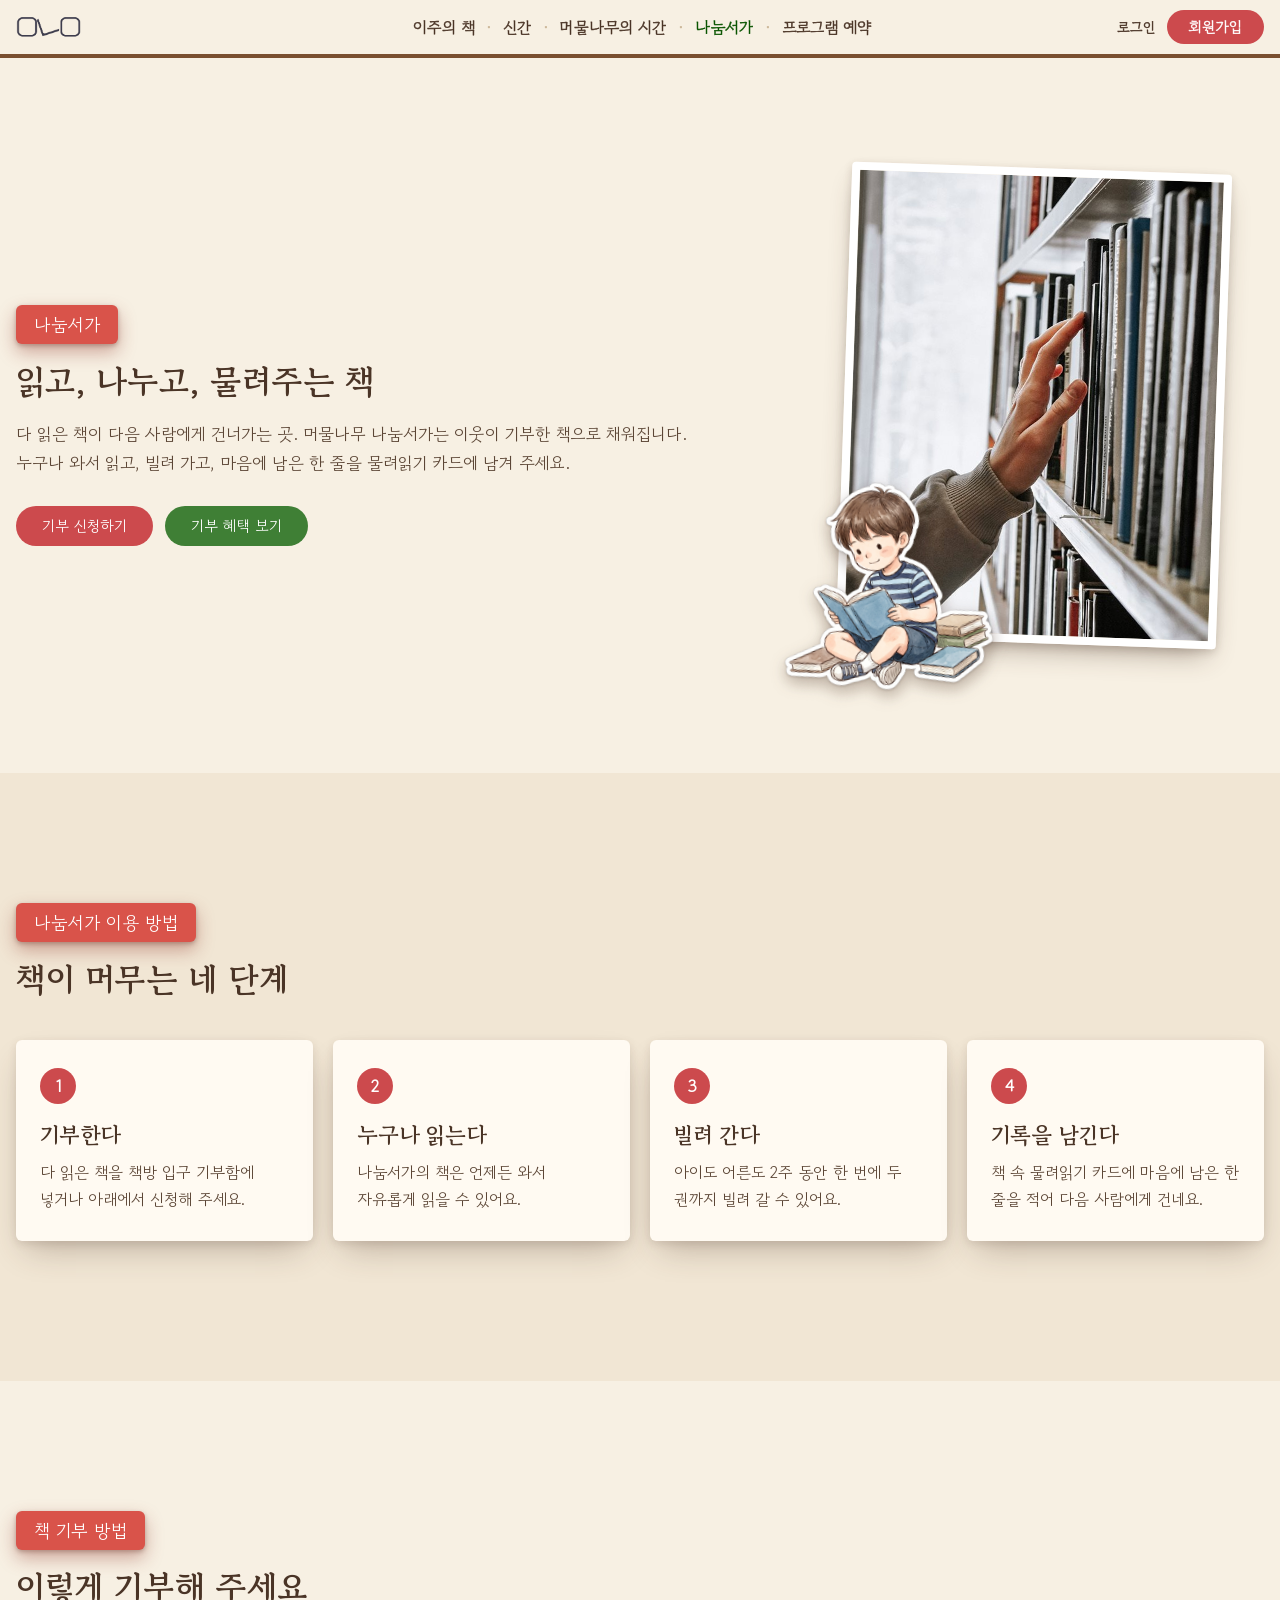
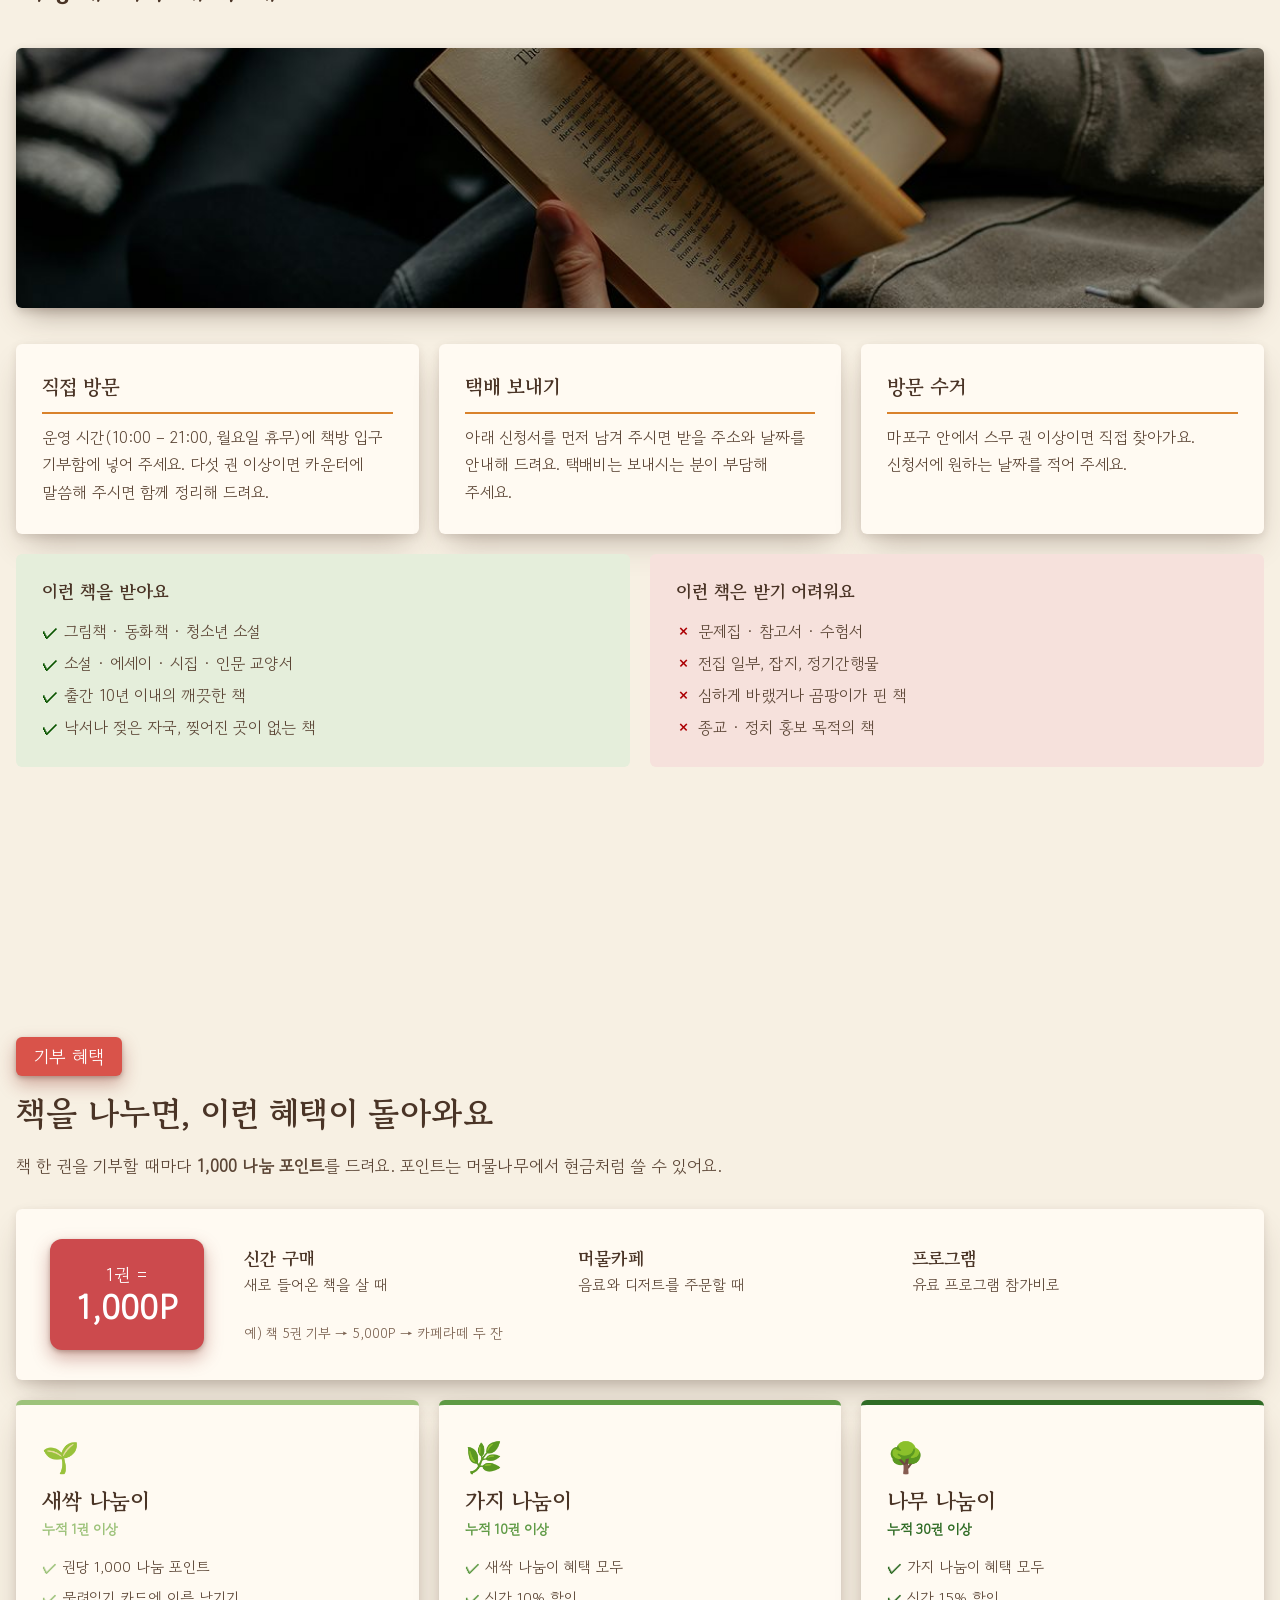
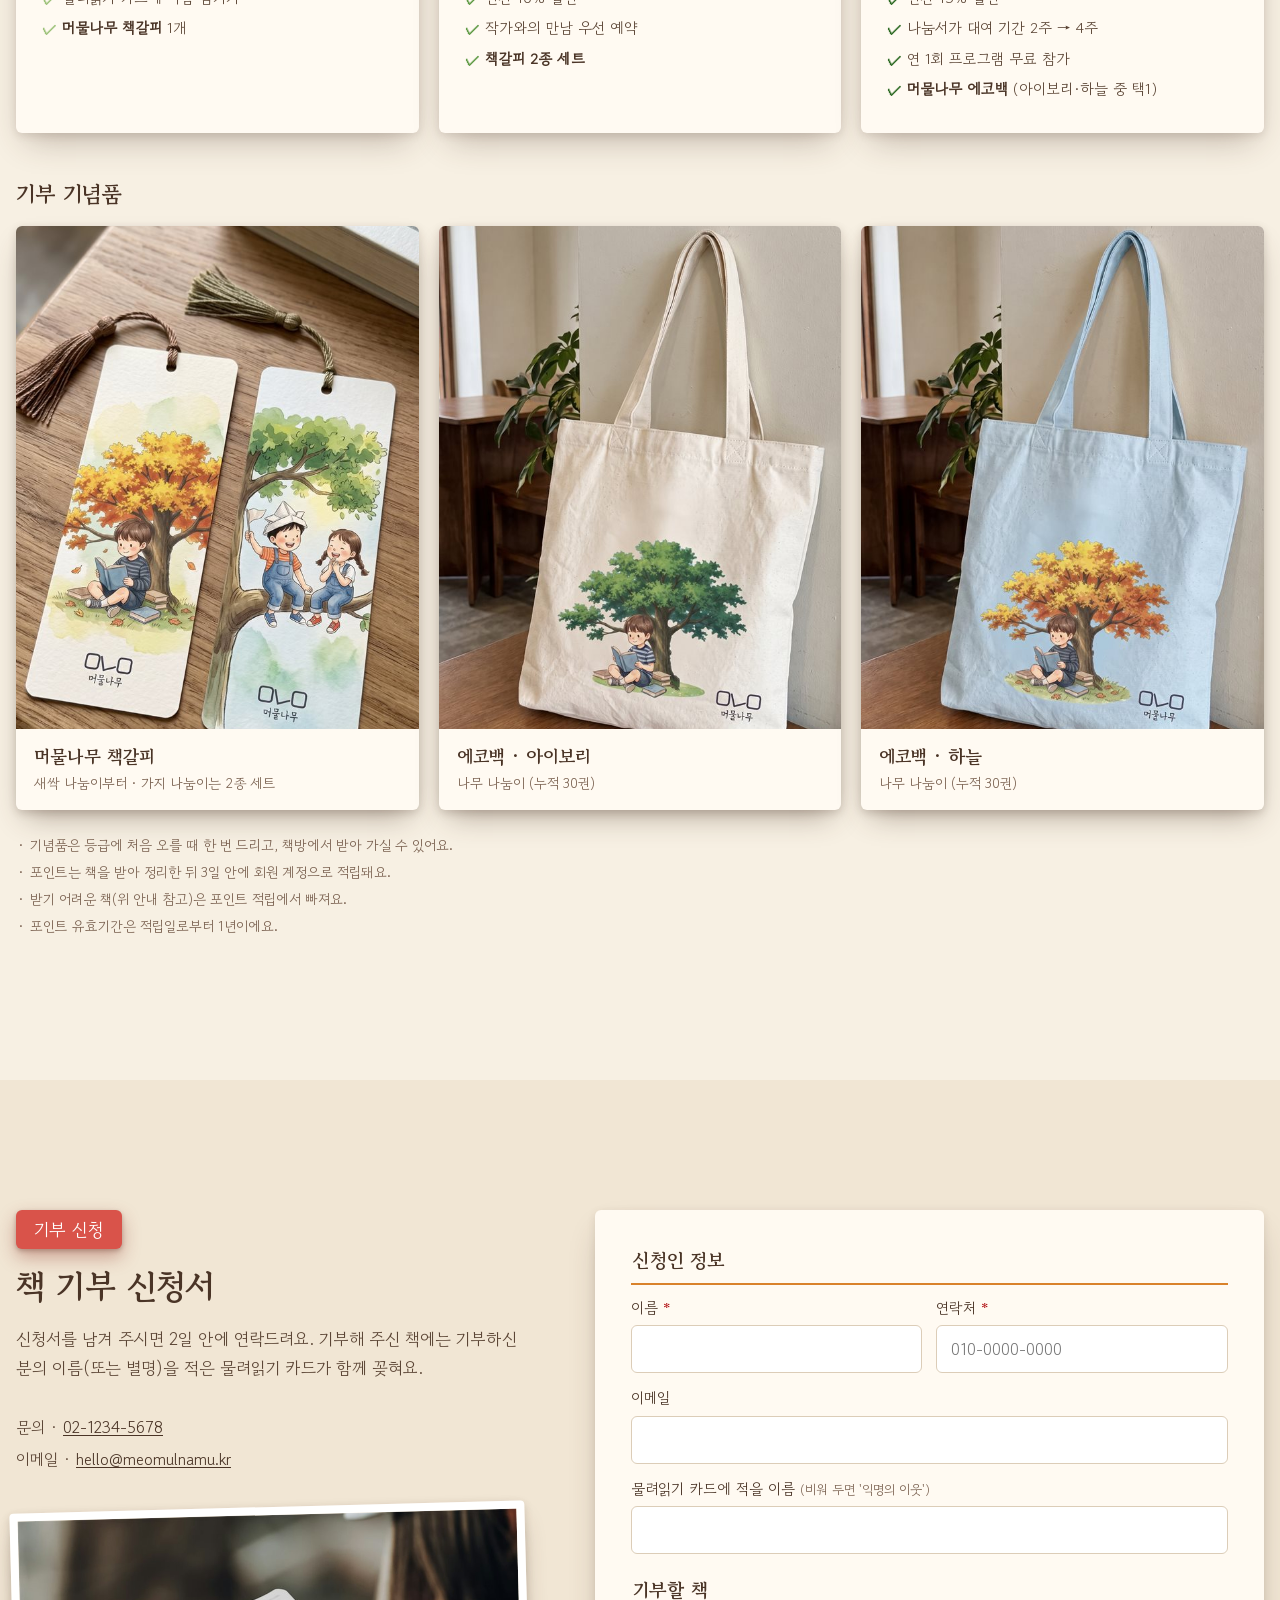
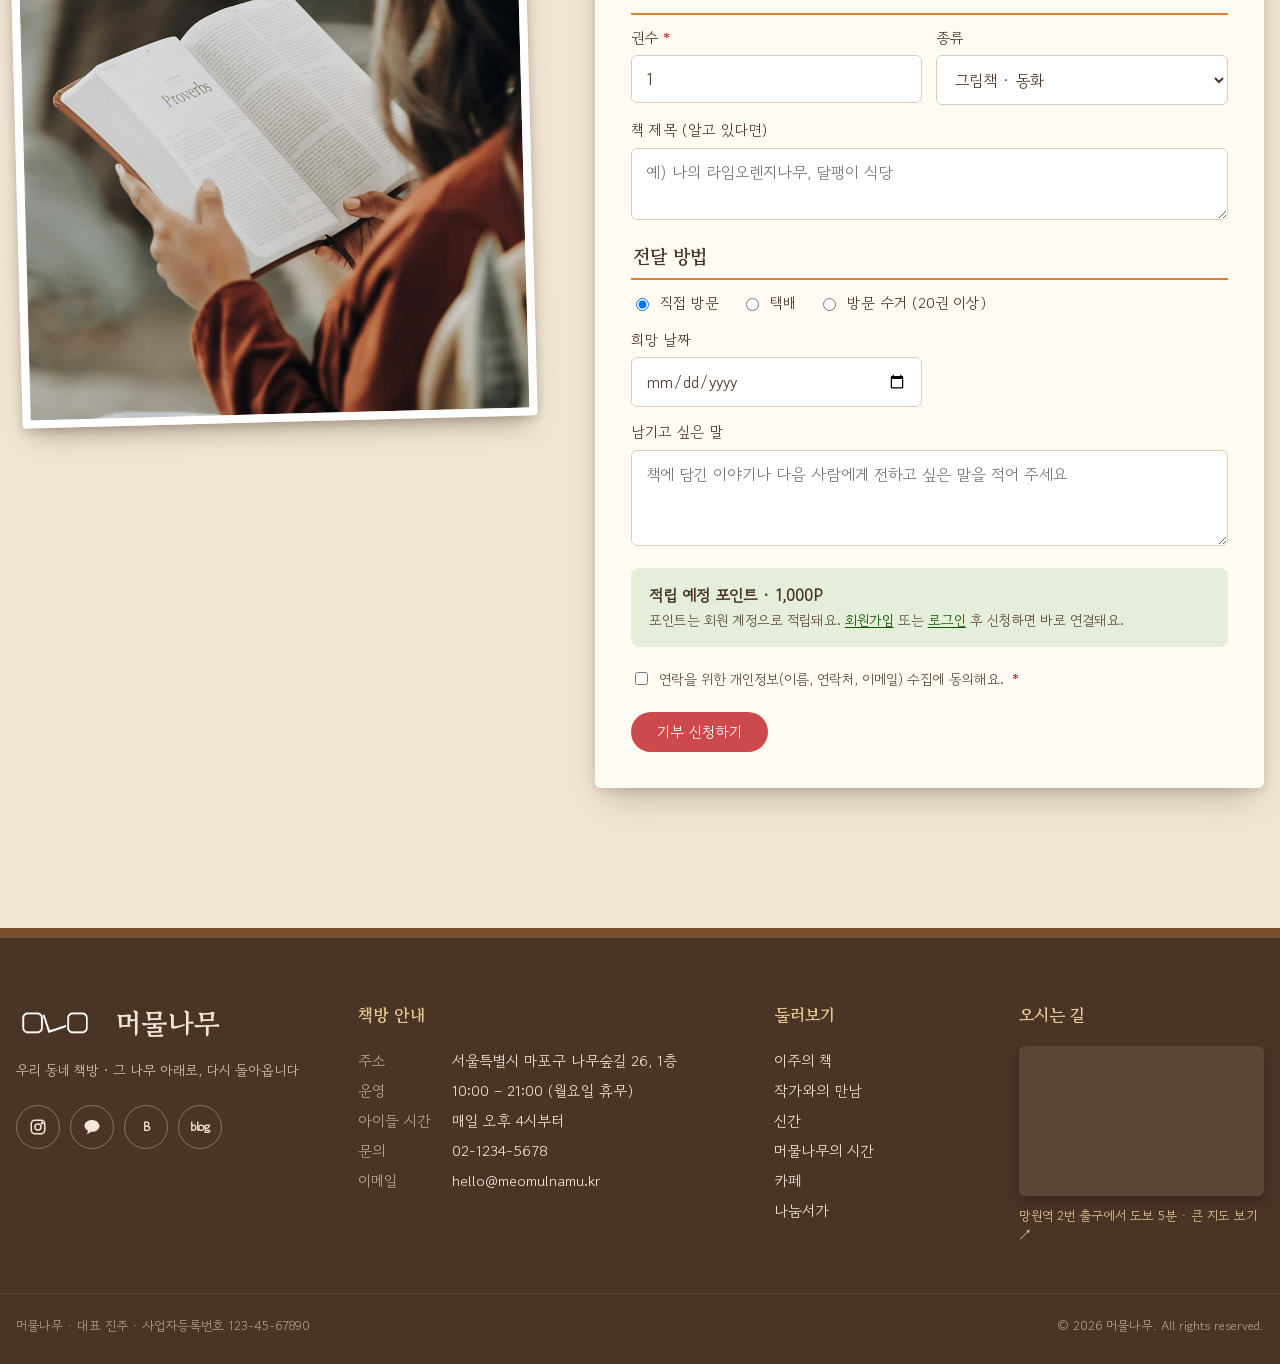
<file: sharing.html>
<!doctype html>
<html lang="ko">
<head>
  <meta charset="utf-8">
  <meta name="viewport" content="width=device-width, initial-scale=1">
  <title>나눔서가 · 머물나무</title>
  <meta name="description" content="읽고, 나누고, 물려주는 책. 머물나무 나눔서가 책 기부 안내와 신청">
  <link rel="preconnect" href="https://fonts.googleapis.com">
  <link rel="preconnect" href="https://fonts.gstatic.com" crossorigin>
  <link href="https://fonts.googleapis.com/css2?family=Gowun+Batang:wght@400;700&family=Gowun+Dodum&family=Gaegu&family=Noto+Sans+KR:wght@400;700&display=swap" rel="stylesheet">
  <link rel="stylesheet" href="css/style.css">
</head>
<body>

  <!-- Header -->
  <header class="site-header">
    <div class="container header-inner">
      <a href="index.html" class="brand" aria-label="머물나무 홈">
        <img src="images/common/logo.png" alt="머물나무">
      </a>
      <nav class="gnb" id="gnb" aria-label="주요 메뉴">
        <a href="index.html#this-week">이주의 책</a>
        <a href="index.html#new-books">신간</a>
        <a href="index.html#under-tree">머물나무의 시간</a>
        <a href="sharing.html" aria-current="page">나눔서가</a>
        <a href="program.html">프로그램 예약</a>
      </nav>
      <button type="button" class="menu-toggle" aria-expanded="false" aria-controls="gnb" aria-label="메뉴 열기"><span></span><span></span><span></span></button>
      <div class="header-actions">
        <a href="#" class="link-login">로그인</a>
        <a href="#" class="btn btn-red btn-sm">회원가입</a>
      </div>
    </div>
  </header>

  <main class="sub-page">

    <!-- Page head -->
    <section class="sub-hero">
      <div class="container sub-hero-layout">
        <div>
        <span class="label">나눔서가</span>
        <h1 class="section-title">읽고, 나누고, 물려주는 책</h1>
        <p class="sub-lead">다 읽은 책이 다음 사람에게 건너가는 곳. 머물나무 나눔서가는 이웃이 기부한 책으로 채워집니다.<br>
          누구나 와서 읽고, 빌려 가고, 마음에 남은 한 줄을 물려읽기 카드에 남겨 주세요.</p>
        <div class="btn-row">
          <a href="#donate" class="btn btn-red">기부 신청하기</a>
          <a href="#benefits" class="btn btn-green">기부 혜택 보기</a>
        </div>
        </div>
        <figure class="hero-photo">
          <img src="images/sharing/bookshelf-hand.jpg" alt="서가에서 책을 꺼내는 손">
          <img class="sticker-boy" src="images/sharing/sticker-boy-reading.png" alt="" aria-hidden="true">
        </figure>
      </div>
    </section>

    <!-- How it works -->
    <section class="section section-sand" id="how">
      <div class="container">
        <span class="label">나눔서가 이용 방법</span>
        <h2 class="section-title">책이 머무는 네 단계</h2>
        <ol class="share-steps">
          <li class="card"><b>1</b><h3>기부한다</h3><p>다 읽은 책을 책방 입구 기부함에 넣거나 아래에서 신청해 주세요.</p></li>
          <li class="card"><b>2</b><h3>누구나 읽는다</h3><p>나눔서가의 책은 언제든 와서 자유롭게 읽을 수 있어요.</p></li>
          <li class="card"><b>3</b><h3>빌려 간다</h3><p>아이도 어른도 2주 동안 한 번에 두 권까지 빌려 갈 수 있어요.</p></li>
          <li class="card"><b>4</b><h3>기록을 남긴다</h3><p>책 속 물려읽기 카드에 마음에 남은 한 줄을 적어 다음 사람에게 건네요.</p></li>
        </ol>
      </div>
    </section>

    <!-- Donation guide -->
    <section class="section section-cream" id="guide">
      <div class="container">
        <span class="label">책 기부 방법</span>
        <h2 class="section-title">이렇게 기부해 주세요</h2>
        <figure class="guide-photo"><img src="images/sharing/reading-dark.jpg" alt="책장을 넘기며 책을 읽는 손"></figure>
        <div class="guide-grid">
          <div class="card guide-card">
            <h3>직접 방문</h3>
            <p>운영 시간(10:00 – 21:00, 월요일 휴무)에 책방 입구 기부함에 넣어 주세요. 다섯 권 이상이면 카운터에 말씀해 주시면 함께 정리해 드려요.</p>
          </div>
          <div class="card guide-card">
            <h3>택배 보내기</h3>
            <p>아래 신청서를 먼저 남겨 주시면 받을 주소와 날짜를 안내해 드려요. 택배비는 보내시는 분이 부담해 주세요.</p>
          </div>
          <div class="card guide-card">
            <h3>방문 수거</h3>
            <p>마포구 안에서 스무 권 이상이면 직접 찾아가요. 신청서에 원하는 날짜를 적어 주세요.</p>
          </div>
        </div>

        <div class="accept-grid">
          <div class="accept ok">
            <h3>이런 책을 받아요</h3>
            <ul>
              <li>그림책 · 동화책 · 청소년 소설</li>
              <li>소설 · 에세이 · 시집 · 인문 교양서</li>
              <li>출간 10년 이내의 깨끗한 책</li>
              <li>낙서나 젖은 자국, 찢어진 곳이 없는 책</li>
            </ul>
          </div>
          <div class="accept no">
            <h3>이런 책은 받기 어려워요</h3>
            <ul>
              <li>문제집 · 참고서 · 수험서</li>
              <li>전집 일부, 잡지, 정기간행물</li>
              <li>심하게 바랬거나 곰팡이가 핀 책</li>
              <li>종교 · 정치 홍보 목적의 책</li>
            </ul>
          </div>
        </div>
      </div>
    </section>

    <!-- Donor benefits -->
    <section class="section section-cream" id="benefits">
      <div class="container">
        <span class="label">기부 혜택</span>
        <h2 class="section-title">책을 나누면, 이런 혜택이 돌아와요</h2>
        <p class="sub-lead">책 한 권을 기부할 때마다 <b>1,000 나눔 포인트</b>를 드려요. 포인트는 머물나무에서 현금처럼 쓸 수 있어요.</p>

        <div class="points-box card">
          <div class="points-badge">1권 = <b>1,000P</b></div>
          <ul class="points-use">
            <li><b>신간 구매</b>새로 들어온 책을 살 때</li>
            <li><b>머물카페</b>음료와 디저트를 주문할 때</li>
            <li><b>프로그램</b>유료 프로그램 참가비로</li>
          </ul>
          <p class="points-example">예) 책 5권 기부 → 5,000P → 카페라떼 두 잔</p>
        </div>

        <div class="tier-grid">
          <div class="card tier-card tier-1">
            <span class="tier-icon" aria-hidden="true">🌱</span>
            <h3>새싹 나눔이</h3>
            <p class="tier-need">누적 1권 이상</p>
            <ul>
              <li>권당 1,000 나눔 포인트</li>
              <li>물려읽기 카드에 이름 남기기</li>
              <li><b>머물나무 책갈피</b> 1개</li>
            </ul>
          </div>
          <div class="card tier-card tier-2">
            <span class="tier-icon" aria-hidden="true">🌿</span>
            <h3>가지 나눔이</h3>
            <p class="tier-need">누적 10권 이상</p>
            <ul>
              <li>새싹 나눔이 혜택 모두</li>
              <li>신간 10% 할인</li>
              <li>작가와의 만남 우선 예약</li>
              <li><b>책갈피 2종 세트</b></li>
            </ul>
          </div>
          <div class="card tier-card tier-3">
            <span class="tier-icon" aria-hidden="true">🌳</span>
            <h3>나무 나눔이</h3>
            <p class="tier-need">누적 30권 이상</p>
            <ul>
              <li>가지 나눔이 혜택 모두</li>
              <li>신간 15% 할인</li>
              <li>나눔서가 대여 기간 2주 → 4주</li>
              <li>연 1회 프로그램 무료 참가</li>
              <li><b>머물나무 에코백</b> (아이보리·하늘 중 택1)</li>
            </ul>
          </div>
        </div>
        <div class="gifts">
          <h3 class="gifts-title">기부 기념품</h3>
          <div class="gift-grid">
            <figure class="gift">
              <img src="images/sharing/gifts/bookmarks.jpg" alt="머물나무 그림 책갈피 두 종">
              <figcaption><b>머물나무 책갈피</b><span>새싹 나눔이부터 · 가지 나눔이는 2종 세트</span></figcaption>
            </figure>
            <figure class="gift">
              <img src="images/sharing/gifts/ecobag-ivory.jpg" alt="초록 나무 그림이 있는 아이보리 에코백">
              <figcaption><b>에코백 · 아이보리</b><span>나무 나눔이 (누적 30권)</span></figcaption>
            </figure>
            <figure class="gift">
              <img src="images/sharing/gifts/ecobag-sky.jpg" alt="단풍나무 그림이 있는 하늘색 에코백">
              <figcaption><b>에코백 · 하늘</b><span>나무 나눔이 (누적 30권)</span></figcaption>
            </figure>
          </div>
        </div>

        <ul class="tax-notes">
          <li>기념품은 등급에 처음 오를 때 한 번 드리고, 책방에서 받아 가실 수 있어요.</li>
          <li>포인트는 책을 받아 정리한 뒤 3일 안에 회원 계정으로 적립돼요.</li>
          <li>받기 어려운 책(위 안내 참고)은 포인트 적립에서 빠져요.</li>
          <li>포인트 유효기간은 적립일로부터 1년이에요.</li>
        </ul>
      </div>
    </section>

    <!-- Donation form -->
    <section class="section section-sand" id="donate">
      <div class="container donate-layout">
        <div>
          <span class="label">기부 신청</span>
          <h2 class="section-title">책 기부 신청서</h2>
          <p class="sub-lead">신청서를 남겨 주시면 2일 안에 연락드려요. 기부해 주신 책에는 기부하신 분의 이름(또는 별명)을 적은 물려읽기 카드가 함께 꽂혀요.</p>
          <ul class="donate-contact">
            <li>문의 · <a href="tel:0212345678">02-1234-5678</a></li>
            <li>이메일 · <a href="mailto:hello@meomulnamu.kr">hello@meomulnamu.kr</a></li>
          </ul>
          <img class="donate-photo" src="images/sharing/reading-woman.jpg" alt="펼친 책을 읽는 사람">
        </div>

        <form class="card donate-form" novalidate>
          <fieldset>
            <legend>신청인 정보</legend>
            <div class="field-row">
              <label><span class="lbl">이름 <span class="req">*</span></span><input type="text" name="name" required autocomplete="name"></label>
              <label><span class="lbl">연락처 <span class="req">*</span></span><input type="tel" name="phone" required placeholder="010-0000-0000" autocomplete="tel"></label>
            </div>
            <label>이메일<input type="email" name="email" autocomplete="email"></label>
            <label><span class="lbl">물려읽기 카드에 적을 이름 <small>(비워 두면 '익명의 이웃')</small></span><input type="text" name="nickname"></label>
          </fieldset>

          <fieldset>
            <legend>기부할 책</legend>
            <div class="field-row">
              <label><span class="lbl">권수 <span class="req">*</span></span><input type="number" name="count" min="1" value="1" required></label>
              <label>종류
                <select name="kind">
                  <option>그림책 · 동화</option>
                  <option>청소년 소설</option>
                  <option>소설 · 에세이 · 시</option>
                  <option>인문 · 교양</option>
                  <option>여러 종류</option>
                </select>
              </label>
            </div>
            <label>책 제목 (알고 있다면)<textarea name="titles" rows="2" placeholder="예) 나의 라임오렌지나무, 달팽이 식당"></textarea></label>
          </fieldset>

          <fieldset>
            <legend>전달 방법</legend>
            <div class="choice-row">
              <label class="choice"><input type="radio" name="method" value="visit" checked> 직접 방문</label>
              <label class="choice"><input type="radio" name="method" value="parcel"> 택배</label>
              <label class="choice"><input type="radio" name="method" value="pickup"> 방문 수거 (20권 이상)</label>
            </div>
            <div class="field-row">
              <label>희망 날짜<input type="date" name="date"></label>
              <label class="pickup-only" hidden>수거 주소<input type="text" name="address" autocomplete="street-address"></label>
            </div>
            <label>남기고 싶은 말<textarea name="message" rows="3" placeholder="책에 담긴 이야기나 다음 사람에게 전하고 싶은 말을 적어 주세요"></textarea></label>
          </fieldset>

          <div class="points-notice">
            <p><b>적립 예정 포인트 · <span class="points-preview">1,000</span>P</b></p>
            <p>포인트는 회원 계정으로 적립돼요. <a href="#" data-auth="signup">회원가입</a> 또는 <a href="#" data-auth="login">로그인</a> 후 신청하면 바로 연결돼요.</p>
          </div>

          <label class="choice agree"><input type="checkbox" name="agree" required> 연락을 위한 개인정보(이름, 연락처, 이메일) 수집에 동의해요. <span class="req">*</span></label>
          <p class="form-error" role="alert" hidden></p>
          <button type="submit" class="btn btn-red">기부 신청하기</button>
        </form>
      </div>
    </section>

  </main>

  <!-- Footer -->
  <footer class="site-footer">
    <div class="container footer-inner">
      <div class="footer-col footer-about">
        <a href="index.html" class="footer-logo">
          <img src="images/common/logo.png" alt="">
          <span>머물나무</span>
        </a>
        <p class="footer-slogan">우리 동네 책방 · 그 나무 아래로, 다시 돌아옵니다</p>
        <ul class="footer-social">
          <li>
            <a href="https://www.instagram.com/jinju7080/" target="_blank" rel="noopener" aria-label="인스타그램 @jinju7080 (새 창)" title="인스타그램 @jinju7080">
              <svg width="18" height="18" viewBox="0 0 24 24" fill="none" stroke="currentColor" stroke-width="2" aria-hidden="true"><rect x="3" y="3" width="18" height="18" rx="5"/><circle cx="12" cy="12" r="4"/><circle cx="17.5" cy="6.5" r="1" fill="currentColor"/></svg>
            </a>
          </li>
          <li>
            <a href="#" aria-label="카카오톡 채널" title="카카오톡 채널">
              <svg width="20" height="20" viewBox="0 0 24 24" fill="currentColor" aria-hidden="true"><path d="M12 3.5c-5 0-9 3.1-9 7 0 2.5 1.7 4.7 4.2 6l-1 3.6c-.1.3.3.6.6.4l4.2-2.8c.3 0 .7.1 1 .1 5 0 9-3.1 9-7s-4-7.3-9-7.3z"/></svg>
            </a>
          </li>
          <li>
            <a href="#" aria-label="네이버 밴드" title="네이버 밴드">
              <span class="social-text">B</span>
            </a>
          </li>
          <li>
            <a href="#" aria-label="네이버 블로그" title="블로그">
              <span class="social-text">blog</span>
            </a>
          </li>
        </ul>
      </div>

      <div class="footer-col">
        <h2 class="footer-title">책방 안내</h2>
        <dl class="footer-info">
          <div><dt>주소</dt><dd>서울특별시 마포구 나무숲길 26, 1층</dd></div>
          <div><dt>운영</dt><dd>10:00 – 21:00 (월요일 휴무)</dd></div>
          <div><dt>아이들 시간</dt><dd>매일 오후 4시부터</dd></div>
          <div><dt>문의</dt><dd><a href="tel:0212345678">02-1234-5678</a></dd></div>
          <div><dt>이메일</dt><dd><a href="mailto:hello@meomulnamu.kr">hello@meomulnamu.kr</a></dd></div>
        </dl>
      </div>

      <div class="footer-col">
        <h2 class="footer-title">둘러보기</h2>
        <ul class="footer-links">
          <li><a href="index.html#this-week">이주의 책</a></li>
          <li><a href="index.html#author">작가와의 만남</a></li>
          <li><a href="index.html#new-books">신간</a></li>
          <li><a href="index.html#under-tree">머물나무의 시간</a></li>
          <li><a href="index.html#cafe">카페</a></li>
          <li><a href="sharing.html">나눔서가</a></li>
        </ul>
      </div>

      <div class="footer-col">
        <h2 class="footer-title">오시는 길</h2>
        <div class="footer-map">
          <iframe title="머물나무 위치 지도 (망원역 부근)" loading="lazy"
                  src="https://www.openstreetmap.org/export/embed.html?bbox=126.9045%2C37.5528%2C126.9157%2C37.5592&amp;layer=mapnik&amp;marker=37.5560%2C126.9101"></iframe>
        </div>
        <a class="footer-map-link" href="https://www.openstreetmap.org/?mlat=37.5560&amp;mlon=126.9101#map=17/37.5560/126.9101" target="_blank" rel="noopener">
          망원역 2번 출구에서 도보 5분 · 큰 지도 보기 ↗
        </a>
      </div>
    </div>

    <div class="container footer-bottom">
      <p>머물나무 · 대표 진주 · 사업자등록번호 123-45-67890</p>
      <p>© 2026 머물나무. All rights reserved.</p>
    </div>
  </footer>
  <script src="js/nav.js"></script>
  <script src="js/auth-config.js"></script>
  <script src="js/auth.js"></script>
  <script src="js/sharing.js"></script>
</body>
</html>
</file>
<file: css/style.css>
/* ===== Tokens ===== */
:root {
  --cream: #f7f0e3;
  --sand: #f1e6d4;
  --card: #fffaf2;
  --ink: #4a3426;
  --ink-body: #5c4636;
  --ink-soft: #7a6150;
  --brown: #7a4f30;
  --brown-dark: #4a3426;
  --olive: #5f7a3c;
  --green: #0a5500;
  --red: #ac0004;
  --orange: #d9822b;
  --line: #e4d6c2;

  --serif: "Gowun Batang", serif;
  --sans: "Gowun Dodum", "Apple SD Gothic Neo", "Malgun Gothic", sans-serif;
  --noto: "Noto Sans KR", "Apple SD Gothic Neo", "Malgun Gothic", sans-serif;
  --hand: "Gaegu", cursive;

  --container: 1320px;
  --radius: 6px;
  /* buttons: green = main action, red = secondary action */
  --btn-green: #3f7f35;
  --btn-red: #cc4a4d;
  --label-bg: #d9534a;
  /* elevation: card > book cover > shelf */
  --shadow-card: 0 16px 32px -10px rgba(74, 51, 38, .32), 0 3px 8px rgba(74, 51, 38, .12);
  --shadow-book: drop-shadow(8px 0 10px rgba(74, 51, 38, .22)) drop-shadow(1px 1px 2px rgba(74, 51, 38, .25));
  --shadow-shelf: 0 12px 20px -6px rgba(74, 51, 38, .45), 0 3px 6px rgba(74, 51, 38, .25);
  --shadow-photo: 0 14px 28px -10px rgba(74, 51, 38, .45), 0 3px 8px rgba(74, 51, 38, .18);
  --shadow-label: 0 8px 18px rgba(140, 45, 35, .38), 0 2px 4px rgba(74, 51, 38, .3);
  --header-h: 58px; /* incl. 4px bottom border */
}

/* ===== Base ===== */
*, *::before, *::after { box-sizing: border-box; }
html { scroll-behavior: smooth; }
body {
  overflow-x: clip;
  margin: 0;
  background: var(--cream);
  color: var(--ink);
  font-family: var(--sans);
  font-size: 16px;
  line-height: 1.5;
  word-break: keep-all;
  -webkit-font-smoothing: antialiased;
}
img { display: block; max-width: 100%; }
a { color: inherit; text-decoration: none; }
button { font: inherit; color: inherit; cursor: pointer; }
h1, h2, h3, p, ul, ol { margin: 0; }
ul, ol { padding: 0; list-style: none; }

.container {
  width: 100%;
  max-width: calc(var(--container) + 32px);
  margin: 0 auto;
  padding: 0 16px;
}

/* ===== Buttons ===== */
.btn {
  display: inline-flex;
  align-items: center;
  justify-content: center;
  padding: 9px 26px;
  border: 0;
  border-radius: 999px;
  font-size: 15px;
  line-height: 1.5;
  color: #fff;
  white-space: nowrap;
  transition: background .2s, transform .2s;
}
.btn:hover { transform: translateY(-1px); }
.btn-sm { padding: 6px 22px; } /* compact: header */
.btn-green { background: var(--btn-green); }
.btn-green:hover { background: var(--green); }
.btn-red { background: var(--btn-red); }
.btn-red:hover { background: var(--red); }
.btn-row { display: flex; flex-wrap: wrap; align-items: center; gap: 12px; }

/* ===== Labels & titles ===== */
/* every section label: same size, softly rounded, lifted */
.label {
  display: inline-block;
  padding: 6px 18px;
  border-radius: 6px;
  background: var(--label-bg);
  color: #fff;
  font-family: var(--sans);
  font-size: 18px;
  line-height: 1.5;
  box-shadow: var(--shadow-label);
}
.section-title {
  margin-top: 12px;
  font-family: var(--serif);
  font-weight: 700;
  font-size: clamp(28px, 2.6vw, 40px);
  line-height: 1.5;
  color: var(--ink);
}
.section-head {
  display: flex;
  justify-content: space-between;
  align-items: flex-end;
  gap: 24px;
  flex-wrap: wrap;
}

/* ===== Sections ===== */
.section { position: relative; padding: 130px 0 140px; }
.section-cream { background: var(--cream); }
.section-sand { background: var(--sand); }
.card {
  background: var(--card);
  border-radius: var(--radius);
  box-shadow: var(--shadow-card);
}
/* card text: title 22 > body 17 > meta 15 */
.card-title {
  font-family: var(--serif);
  font-weight: 700;
  font-size: 22px;
  line-height: 1.5;
}
.meta { color: #a65a14; font-size: 15px; }

/* ===== Header ===== */
.site-header {
  position: sticky;
  top: 0;
  z-index: 50;
  background: var(--cream);
  border-bottom: 4px solid var(--brown);
  transition: background .3s, border-color .3s, box-shadow .3s, backdrop-filter .3s;
}
/* over the hero the header is see-through; it turns solid once the hero scrolls away */
.site-header.is-over-hero {
  /* translucent cream band so the video shows through */
  background: rgba(247, 240, 227, .55);
  -webkit-backdrop-filter: blur(8px);
  backdrop-filter: blur(8px);
  border-bottom-color: rgba(122, 79, 48, .25);
  box-shadow: 0 2px 12px rgba(74, 51, 38, .08);
}
.header-inner {
  display: flex;
  align-items: center;
  justify-content: space-between;
  gap: 24px;
  height: calc(var(--header-h) - 4px);
}
.brand { flex: 0 0 151px; }
.brand img { width: 73px; height: 27px; object-fit: contain; }
.gnb { display: flex; align-items: center; gap: 14px; }
.gnb a { font-size: 17px; line-height: 1.5; color: var(--ink); white-space: nowrap; -webkit-text-stroke: .45px currentColor; } /* Gowun Dodum has no bold weight, so thicken the strokes */
.gnb a + a::before {
  content: "·";
  margin-right: 14px;
  color: #c9b394;
}
.gnb a:hover { color: var(--green); }
.header-actions { display: flex; align-items: center; gap: 12px; }
.link-login { font-size: 14px; }
/* same stroke thickening as the menu */
.link-login,
.header-actions .btn { -webkit-text-stroke: .45px currentColor; }

/* ☰ menu button: only on tablet and phone */
.menu-toggle {
  display: none;
  flex-direction: column;
  justify-content: center;
  gap: 5px;
  width: 44px;
  height: 44px;
  padding: 0 11px;
  border: 0;
  border-radius: 8px;
  background: transparent;
}
.menu-toggle span { display: block; height: 2px; border-radius: 1px; background: var(--ink); transition: transform .25s, opacity .25s; }
.is-menu-open .menu-toggle span:nth-child(1) { transform: translateY(7px) rotate(45deg); }
.is-menu-open .menu-toggle span:nth-child(2) { opacity: 0; }
.is-menu-open .menu-toggle span:nth-child(3) { transform: translateY(-7px) rotate(-45deg); }
@media (max-width: 1024px) {
  .menu-toggle { display: flex; order: 3; }
  .header-actions { margin-left: auto; }
  .gnb {
    position: absolute;
    top: 100%;
    left: 0;
    right: 0;
    display: flex;
    flex-direction: column;
    align-items: stretch;
    gap: 0;
    padding: 8px 16px 16px;
    background: var(--cream);
    border-bottom: 4px solid var(--brown);
    box-shadow: 0 14px 24px rgba(74, 51, 38, .18);
    visibility: hidden;
    opacity: 0;
    transform: translateY(-8px);
    transition: opacity .2s, transform .2s, visibility .2s;
  }
  .is-menu-open .gnb { visibility: visible; opacity: 1; transform: none; }
  .gnb a { padding: 14px 4px; font-size: 18px; border-bottom: 1px solid var(--line); }
  .gnb a:last-child { border-bottom: 0; }
  .gnb a + a::before { content: none; }
  /* solid header while the menu is open, even over the hero */
  .site-header.is-menu-open { background: var(--cream); border-bottom-color: var(--brown); }
}

/* ===== Hero ===== */
/* tall scroll track: the hero stays pinned while scrolling scrubs through the video */
.hero-track {
  position: relative;
  /* slides up under the transparent header */
  margin-top: calc(-1 * var(--header-h));
}
.hero {
  position: sticky;
  top: 0;
  /* fills the whole screen */
  height: 100vh;
  height: 100svh;
  min-height: 420px;
  width: 100%;
  overflow: hidden;
  background: #9fcdf0;
}
.hero-media {
  position: absolute;
  inset: 0;
  width: 100%;
  height: 100%;
  object-fit: cover;
  /* show the sky in full; any cropping comes off the ground at the bottom */
  object-position: 50% 0%;
}
/* positions follow the 1920×1080 frame, expressed in vw so they scale with it */
.hero-copy {
  position: absolute;
  left: 10.94vw;
  top: max(8.33vw, calc(var(--header-h) + 28px)); /* never tucked under the see-through header */
  z-index: 2;
}
.hero-tagline, .hero-title { perspective: 600px; }
/* scene title turns once around the Y axis when it changes, then 머물나무 follows */
.hero-tagline span, .hero-title span { display: inline-block; transform-origin: 50% 50%; }
.hero-tagline span.is-flipping { animation: title-flip .8s ease-in-out; }
.hero-title span.is-flipping { animation: title-spin 1s ease-in-out; }
@keyframes title-spin {
  from { transform: rotateY(0); }
  to { transform: rotateY(360deg); }
}
@keyframes title-flip {
  0% { transform: rotateY(0); }
  50% { transform: rotateY(90deg); }
  50.01% { transform: rotateY(-90deg); }
  100% { transform: rotateY(0); }
}
@media (prefers-reduced-motion: reduce) {
  .hero-tagline span.is-flipping,
  .hero-title span.is-flipping { animation: none; }
}
.hero-tagline {
  font-family: var(--serif);
  font-weight: 700;
  font-size: clamp(18px, 1.67vw, 32px); /* same as .hero-sub */
  line-height: 1.5;
  color: #000;
}
.hero-title {
  margin: 1.04vw 0 0 8.85vw;
  font-family: var(--serif);
  font-weight: 700;
  font-size: clamp(56px, 6.67vw, 128px);
  line-height: 1;
  letter-spacing: .04em;
  color: #2b2b29;
}
.hero-sub {
  margin: 1.25vw 0 0 22.8vw;
  font-family: var(--serif);
  font-weight: 700;
  font-size: clamp(18px, 1.67vw, 32px);
  line-height: 1.25;
  color: #000;
}
.hero-actions {
  position: absolute;
  left: 61px;
  bottom: 37px;
  z-index: 3;
  display: flex;
  gap: 12px;
}

/* Sound bar (Figma: SoundBar, State=Off / On) */
.sound-bar {
  position: absolute;
  right: 32px;
  bottom: 32px;
  z-index: 3;
  display: flex;
  align-items: center;
  gap: 12px;
  padding: 8px 18px 8px 8px;
  border: 0;
  border-radius: 999px;
  background: rgba(0, 0, 0, .28);
  -webkit-backdrop-filter: blur(6px);
  backdrop-filter: blur(6px);
  transition: background .2s;
}
.sound-icon {
  display: flex;
  align-items: flex-end;
  justify-content: center;
  gap: 3px;
  width: 36px;
  height: 36px;
  padding-bottom: 11px;
  border: 1.5px solid rgba(255, 255, 255, .7);
  border-radius: 18px;
  transition: background .2s, border-color .2s;
}
.sound-icon i {
  width: 3px;
  height: 6px;
  border-radius: 1.5px;
  background: #fff;
  opacity: .85;
}
.sound-icon i:nth-child(2) { height: 10px; }
.sound-info {
  width: 230px;
  height: 20px;
  overflow: hidden;
  font-size: 13px;
  line-height: 20px;
  text-align: left;
  color: rgba(255, 255, 255, .85);
  white-space: nowrap;
}
.sound-info span { display: inline-block; }
.sound-bar[aria-pressed="true"] { background: rgba(0, 0, 0, .36); }
.sound-bar[aria-pressed="true"] .sound-icon { background: #fff; border-color: #fff; }
.sound-bar[aria-pressed="true"] .sound-icon i {
  background: #2b2b29;
  opacity: 1;
  animation: eq .9s ease-in-out infinite alternate;
}
.sound-bar[aria-pressed="true"] .sound-icon i:nth-child(1) { height: 8px; }
.sound-bar[aria-pressed="true"] .sound-icon i:nth-child(2) { height: 14px; animation-delay: -.3s; }
.sound-bar[aria-pressed="true"] .sound-icon i:nth-child(3) { height: 10px; animation-delay: -.6s; }
.sound-bar[aria-pressed="true"] .sound-info { color: #fff; }
.sound-bar[aria-pressed="true"] .sound-info span { animation: marquee 12s linear infinite; }
/* Hero video controls (bottom centre) */
.video-bar {
  position: absolute;
  left: 50%;
  bottom: 32px;
  z-index: 3;
  display: flex;
  align-items: center;
  gap: 12px;
  width: min(520px, calc(100% - 32px));
  padding: 8px 16px 8px 8px;
  border-radius: 999px;
  background: rgba(0, 0, 0, .28);
  -webkit-backdrop-filter: blur(6px);
  backdrop-filter: blur(6px);
  color: #fff;
  transform: translateX(-50%);
}
.vb-play, .vb-speed {
  flex: none;
  display: grid;
  place-items: center;
  height: 36px;
  border: 1.5px solid rgba(255, 255, 255, .7);
  border-radius: 18px;
  background: transparent;
  color: #fff;
  transition: background .2s, color .2s;
}
.vb-play { width: 36px; }
.vb-speed { min-width: 44px; padding: 0 10px; font-size: 13px; }
.vb-play:hover, .vb-speed:hover { background: #fff; color: #2b2b29; }
.vb-play .i-play { display: none; }
.vb-play.is-paused .i-play { display: block; }
.vb-play.is-paused .i-pause { display: none; }
.vb-time { flex: none; font-size: 13px; font-variant-numeric: tabular-nums; color: rgba(255, 255, 255, .85); }
.vb-seek {
  flex: 1;
  min-width: 0;
  height: 4px;
  margin: 0;
  border-radius: 2px;
  background: linear-gradient(90deg, #fff var(--p, 0%), rgba(255, 255, 255, .35) var(--p, 0%));
  -webkit-appearance: none;
  appearance: none;
  cursor: pointer;
}
.vb-seek::-webkit-slider-thumb { -webkit-appearance: none; width: 14px; height: 14px; border-radius: 50%; background: #fff; box-shadow: 0 1px 4px rgba(0, 0, 0, .3); }
.vb-seek::-moz-range-thumb { width: 14px; height: 14px; border: 0; border-radius: 50%; background: #fff; }
@keyframes eq { to { transform: scaleY(.45); } }
@keyframes marquee { from { transform: translateX(0); } to { transform: translateX(-100%); } }
@media (prefers-reduced-motion: reduce) {
  .sound-bar[aria-pressed="true"] .sound-icon i,
  .sound-bar[aria-pressed="true"] .sound-info span { animation: none; }
}

/* ===== 01 This week ===== */
/* book on its shelf on the left, heading + card stacked on the right */
.week-layout {
  display: grid;
  grid-template-columns: 560px minmax(0, 1fr);
  gap: 80px;
  align-items: stretch;
}
.week-left { display: flex; flex-direction: column; align-items: flex-start; }
.week-book { width: 100%; flex: 1; justify-content: flex-end; margin-top: 24px; }
.week-book img { width: 440px; margin-bottom: -24px; } /* same depth ratio as the new-books shelf */
/* right column matches the book's height; the card fills down to the shelf */
.week-right { display: flex; flex-direction: column; align-items: flex-start; }
.week-right .week-card { flex: 1; }
.shelf-book { display: flex; flex-direction: column; align-items: center; }
/* the book's bottom edge sinks into the board's top face so it stands on the shelf */
.shelf-book img { position: relative; z-index: 1; width: 270px; margin-bottom: -9px; filter: var(--shadow-book); }
/* watercolour wooden board image */
.shelf {
  width: 100%;
  height: 22px;
  background: url("../images/common/shelf-board.png") center / 100% 100% no-repeat;
  filter: drop-shadow(0 8px 8px rgba(74, 51, 38, .35));
}
/* card runs from the section title down to the shelf */
.week-card {
  display: flex;
  flex-direction: column;
  gap: 16px;
  align-self: stretch;
  margin-top: 32px;
  padding: 40px;
}
.week-card .btn-row { margin-top: auto; padding-top: 26px; } /* one line of space above the buttons */
.week-card-title {
  padding-bottom: 10px;
  border-bottom: 2px solid var(--orange);
  font-family: var(--serif);
  font-size: 22px;
  font-weight: 700;
}
.week-info { display: flex; flex-direction: column; gap: 16px; font-size: 17px; }
.week-info li:last-child { color: var(--ink-body); }

/* ===== 02/03 Author ===== */
#author { padding: 140px 0 96px; }
.author-layout {
  display: grid;
  grid-template-columns: minmax(0, 1fr) 520px;
  gap: 32px;
}
.author-layout .card { margin-top: 20px; height: calc(100% - 59px); } /* label 39px + 20px gap */
.author-card {
  display: flex;
  align-items: center;
  gap: 28px;
  padding: 32px;
}
.author-photo { flex: 0 0 260px; width: 260px; height: 260px; transform: scale(1.015); }
.author-body { display: flex; flex-direction: column; gap: 10px; }
.desc { color: var(--ink-body); font-size: 17px; }
.seats { color: var(--ink-soft); font-size: 15px; }

.next-card { display: flex; flex-direction: column; align-items: flex-start; gap: 18px; padding: 28px; }
.next-top { display: flex; align-items: flex-end; gap: 20px; width: 100%; }
.shelf-book-sm { flex: 0 0 270px; }
.shelf-book-sm img {
  width: 230px;
  height: 307px;
  object-fit: cover;
}
.next-info { display: flex; flex-direction: column; gap: 6px; }
.next-info .meta { color: var(--ink-soft); font-size: 15px; }
.author-name { color: var(--ink-body); font-size: 15px; }

/* ===== 04 New books ===== */
#new-books { padding: 96px 0; }
.book-tabs { display: flex; gap: 4px; }
.book-tab {
  padding: 12px 18px;
  border: 0;
  border-radius: 6px 6px 0 0;
  background: #eadcc7;
  color: var(--ink-soft);
  font-size: 15px;
}
.book-tab.is-active { background: var(--brown); color: #fff; }
.bookshelf { position: relative; margin-top: 36px; }
.book-track {
  display: grid;
  grid-auto-flow: column;
  grid-auto-columns: 182px;
  gap: 36px;
  overflow-x: auto;
  scroll-snap-type: x mandatory;
  scroll-behavior: smooth;
  margin: 0 24px;
  scrollbar-width: none;
}
.book-track::-webkit-scrollbar { display: none; }
.book { scroll-snap-align: start; }
.book[hidden] { display: none; }
.badge-new {
  display: inline-block;
  padding: 2px 10px;
  border-radius: 999px;
  background: var(--orange);
  color: #fff;
  font-size: 12px;
}
.book-cover {
  display: flex;
  align-items: flex-end;
  height: 252px;
  margin-top: 8px;
}
.book-cover img {
  /* every cover the same height on the shelf */
  width: auto;
  max-width: 100%;
  height: 240px;
  max-height: 252px;
  object-fit: contain;
  object-position: bottom;
  filter: var(--shadow-book);
}
.book-track { position: relative; z-index: 1; }
/* covers drawn at an angle (bottom edge rising to the right) sit a little lower */
.book-cover img.cover-sink {
  /* turned a little on the Y axis so it reads as set back on the shelf */
  transform-origin: 0% 100%;
  transform: perspective(700px) rotateY(-14deg) translateY(3px) scale(.97);
}
.bookshelf .shelf-long { position: absolute; left: 0; right: 0; top: 273px; } /* 9px under the covers */
.book h3 { margin-top: 46px; font-size: 16px; font-weight: 400; line-height: 1.45; }
.book p { margin: 4px 0 4px; color: var(--ink-soft); font-size: 14px; }
.book .btn { margin-top: 4px; }
.shelf-next {
  position: absolute;
  right: 28px;
  top: 150px;
  width: 20px;
  height: 20px;
  padding: 0;
  border: 0;
  border-radius: 3px;
  background: rgba(74, 52, 40, .25);
  color: #fff;
  line-height: 20px;
}
.empty-msg { margin-top: 40px; text-align: center; color: var(--ink-soft); }

/* ===== 06 Cafe ===== */
.cafe { padding: 140px 0 96px; }
.cafe-layout {
  display: flex;
  justify-content: center;
  align-items: center;
  gap: 48px;
  padding: 0 16px;
}
.cafe-photo { flex: 0 1 696px; aspect-ratio: 696 / 403; overflow: hidden; border-radius: var(--radius); background: #1c120c; box-shadow: var(--shadow-photo); }
.cafe-photo img { width: 100%; height: 100%; object-fit: cover; }
.cafe-body {
  flex: 0 1 668px;
  display: flex;
  flex-direction: column;
  align-items: flex-start;
  gap: 18px;
  font-family: var(--noto);
}
.cafe-title { font-family: var(--noto); font-weight: 700; font-size: 32px; line-height: 1.5; color: #2b2b29; }
.cafe-lead { color: #4a4a45; font-size: 15px; }
/* menu split into 커피 / 음료 / 디저트 columns */
.menu {
  display: grid;
  grid-template-columns: repeat(3, minmax(0, 1fr));
  gap: 32px;
  width: 100%;
  margin-top: 6px;
}
.menu-cat {
  padding-bottom: 8px;
  border-bottom: 2px solid var(--orange);
  font-family: var(--serif);
  font-size: 18px;
  font-weight: 700;
  color: var(--ink);
}
.menu-list { display: flex; flex-direction: column; width: 100%; }
.menu-list li {
  display: flex;
  justify-content: space-between;
  gap: 8px;
  padding: 12px 0;
  border-bottom: 1px solid #d6d6d0;
  font-size: 15px;
  line-height: 1.6;
  color: #2b2b29;
}
.menu-list li span:last-child { color: #5f5f59; }

/* ===== 05 Under the tree ===== */
.under-tree { padding: 96px 0 140px; }
.tile-grid {
  display: grid;
  grid-template-columns: repeat(4, minmax(0, 1fr));
  gap: 12px;
  margin-top: 36px;
}
.tile {
  position: relative;
  border-radius: 4px;
  box-shadow: var(--shadow-photo);
  aspect-ratio: 1;
  overflow: hidden;
  display: flex;
  flex-direction: column;
  justify-content: space-between;
  padding: 30px;
}
.tile > img {
  position: absolute;
  inset: 0;
  width: 100%;
  height: 100%;
  object-fit: cover;
}
.tag {
  position: absolute;
  top: 10px;
  right: 10px;
  z-index: 1;
  max-width: calc(100% - 20px);
  padding: 3px 9px;
  border-radius: 999px;
  background: #fff;
  font-size: 12px;
  line-height: 1.5;
  color: var(--ink);
  box-shadow: 0 8px 18px rgba(0, 0, 0, .32), 0 2px 5px rgba(0, 0, 0, .22);
  white-space: nowrap;
  overflow: hidden;
  text-overflow: ellipsis;
}
.tag-lg { font-size: 15px; }
/* photo tiles: coloured category badge top-left, white caption on a dark fade at the bottom */
.tile-photo { cursor: zoom-in; }
.tile-photo > img { transition: transform .4s; }
.tile-photo:hover > img { transform: scale(1.04); }
.tile-photo:focus-visible { outline: 3px solid var(--orange); outline-offset: 2px; }

/* photo opened from a tile */
.lightbox {
  position: fixed;
  inset: 0;
  z-index: 100;
  cursor: zoom-out;
}
.lightbox img {
  position: fixed;
  max-width: none;
  object-fit: cover;
  border-radius: 6px;
  box-shadow: 0 20px 50px rgba(0, 0, 0, .45);
}
.lightbox-caption {
  position: fixed;
  left: 0;
  right: 0;
  bottom: 5vh;
  padding: 0 16px;
  color: #fff;
  font-size: 17px;
  font-weight: 700;
  line-height: 1.5;
  text-align: center;
  animation: lb-fade .45s .2s both;
}
.lightbox-close {
  position: fixed;
  top: 18px;
  right: 22px;
  width: 44px;
  height: 44px;
  border: 0;
  border-radius: 50%;
  background: rgba(255, 255, 255, .15);
  color: #fff;
  font-size: 28px;
  line-height: 1;
  animation: lb-fade .45s .2s both;
}
.lightbox-close:hover { background: rgba(255, 255, 255, .3); }
.lightbox.is-closing .lightbox-caption,
.lightbox.is-closing .lightbox-close { animation: lb-fade .2s reverse both; }
@keyframes lb-fade { from { opacity: 0; } to { opacity: 1; } }
@media (prefers-reduced-motion: reduce) {
  .tile-photo > img { transition: none; }
}

.tile-photo::after {
  content: "";
  position: absolute;
  inset: 45% 0 0;
  background: linear-gradient(transparent, rgba(0, 0, 0, .55));
  pointer-events: none;
}
.tile-badge {
  position: absolute;
  top: 12px;
  left: 12px;
  z-index: 2;
  padding: 3px 11px;
  border-radius: 999px;
  color: #fff;
  font-size: 13px;
  font-weight: 700;
  line-height: 1.5;
  box-shadow: 0 4px 10px rgba(0, 0, 0, .28), 0 1px 3px rgba(0, 0, 0, .2);
}
.b-green { background: #4f8a3c; }
.b-brown { background: #6b4a33; }
.b-red { background: #d9534a; }
.b-orange { background: #e08a2e; }
.tile-caption {
  position: absolute;
  left: 16px;
  right: 16px;
  bottom: 14px;
  z-index: 2;
  color: #fff;
  font-size: 15px;
  font-weight: 700;
  line-height: 1.45;
  text-shadow: 0 1px 4px rgba(0, 0, 0, .5);
}
.hand {
  position: absolute;
  left: 14px;
  bottom: 14px;
  z-index: 1;
  font-family: var(--hand);
  font-size: 20px;
  line-height: 1.5;
  color: var(--ink);
}

/* code-drawn poster tiles (notice / event) */
.tile-poster { color: var(--card); }
.tile-poster::before {
  content: "";
  position: absolute;
  inset: 12px;
  border: 2px solid currentColor;
  pointer-events: none;
}
.tile-kicker { font-size: 12px; }
.tile-poster h3 { font-family: var(--serif); font-weight: 700; font-size: 28px; line-height: 1.25; }
.tile-note { font-family: var(--noto); font-size: 15px; line-height: 1.6; color: #fff; }
.tile-foot { font-size: 13px; }
.t-dark { background: var(--brown-dark); }
.t-orange { background: var(--orange); }
.t-orange h3 { margin-top: auto; margin-bottom: auto; }

/* contest poster sits inside a framed mat */
.tile-contest { background: #dfe6d1; padding: 0; }
.tile-contest::before {
  content: "";
  position: absolute;
  inset: 12px;
  z-index: 1;
  border: 2px solid #3f5a2a;
  pointer-events: none;
}
.tile-contest > img { inset: 10px; width: calc(100% - 20px); height: calc(100% - 20px); object-fit: contain; }

/* ===== Sub page: 나눔서가 ===== */
.gnb a[aria-current="page"] { color: var(--green); }
.sub-hero { padding: 110px 0 90px; background: var(--cream); }
.sub-lead { max-width: 760px; margin: 14px 0 28px; color: var(--ink-body); font-size: 17px; line-height: 1.7; }
.share-steps { display: grid; grid-template-columns: repeat(4, minmax(0, 1fr)); gap: 20px; margin-top: 36px; }
.share-steps li { padding: 28px 24px; }
.share-steps b {
  display: grid; place-items: center; width: 36px; height: 36px;
  border-radius: 50%; background: var(--btn-red); color: #fff; font-size: 16px;
}
.share-steps h3 { margin: 14px 0 8px; font-family: var(--serif); font-size: 22px; }
.share-steps p, .guide-card p { color: var(--ink-body); font-size: 16px; line-height: 1.7; }
.guide-grid { display: grid; grid-template-columns: repeat(3, minmax(0, 1fr)); gap: 20px; margin-top: 36px; }
.guide-card { padding: 28px 26px; }
.guide-card h3 { margin-bottom: 10px; padding-bottom: 10px; border-bottom: 2px solid var(--orange); font-family: var(--serif); font-size: 20px; }
.accept-grid { display: grid; grid-template-columns: repeat(2, minmax(0, 1fr)); gap: 20px; margin-top: 20px; }
.accept { padding: 24px 26px; border-radius: var(--radius); }
.accept.ok { background: #e5eedb; }
.accept.no { background: #f6e1dc; }
.accept h3 { margin-bottom: 10px; font-family: var(--serif); font-size: 18px; }
.accept li { padding: 4px 0 4px 22px; position: relative; color: var(--ink-body); }
.accept.ok li::before { content: "✓"; position: absolute; left: 0; color: var(--green); font-weight: 700; }
.accept.no li::before { content: "×"; position: absolute; left: 2px; color: var(--red); font-weight: 700; }

.donate-layout { display: grid; grid-template-columns: minmax(0, 1fr) minmax(0, 1.3fr); gap: 64px; align-items: start; }
.donate-contact li { padding: 4px 0; color: var(--ink-body); }
.donate-contact a { color: var(--ink); text-decoration: underline; }
/* photo filling the space beside the form */
.donate-photo {
  width: 100%;
  aspect-ratio: 1;
  margin-top: 32px;
  object-fit: cover;
  border: 8px solid #fff;
  border-radius: 4px;
  box-shadow: var(--shadow-photo);
  transform: rotate(-1.5deg);
}
.donate-form { display: flex; flex-direction: column; gap: 22px; padding: 36px; }
.donate-form fieldset { margin: 0; padding: 0; border: 0; display: flex; flex-direction: column; gap: 14px; }
.donate-form legend { margin-bottom: 12px; padding-bottom: 8px; width: 100%; border-bottom: 2px solid var(--orange); font-family: var(--serif); font-size: 19px; font-weight: 700; }
.donate-form label { display: flex; flex-direction: column; gap: 6px; font-size: 15px; color: var(--ink); }
.donate-form label small { color: var(--ink-soft); font-size: 13px; }
.donate-form input:not([type="radio"]):not([type="checkbox"]), .donate-form select, .donate-form textarea {
  width: 100%; padding: 11px 14px; border: 1px solid #dccdb8; border-radius: 6px;
  background: #fff; font: inherit; font-size: 16px; color: var(--ink);
}
.donate-form input:focus, .donate-form select:focus, .donate-form textarea:focus { outline: 2px solid var(--orange); outline-offset: 1px; border-color: transparent; }
.field-row { display: grid; grid-template-columns: repeat(2, minmax(0, 1fr)); gap: 14px; }
.choice-row { display: flex; flex-wrap: wrap; gap: 10px 22px; }
.donate-form .choice { flex-direction: row; align-items: center; gap: 8px; }
.donate-form .agree { align-items: flex-start; font-size: 14px; color: var(--ink-body); }
.donate-form .agree input { margin-top: 3px; }
.req { color: var(--red); }
.donate-form [hidden] { display: none; }
.form-error { padding: 10px 14px; border-radius: 6px; background: #f6e1dc; color: var(--red); font-size: 14px; }
.donate-form .btn { align-self: flex-start; }
.donate-done { text-align: center; padding: 20px 0; }
.donate-done h3 { margin-bottom: 12px; font-family: var(--serif); font-size: 26px; }
.donate-done p { color: var(--ink-body); line-height: 1.8; }
.donate-card-preview { display: inline-block; margin: 18px 0 24px; padding: 10px 18px; border: 1px dashed var(--orange); border-radius: 6px; font-family: var(--hand); font-size: 20px; }
/* one photo with the reading-boy sticker stuck over its corner */
.guide-photo { margin: 36px 0 0; height: 260px; overflow: hidden; border-radius: var(--radius); box-shadow: var(--shadow-photo); }
.guide-photo img { width: 100%; height: 100%; object-fit: cover; object-position: center 40%; }
.sub-hero-layout { display: grid; grid-template-columns: minmax(0, 1fr) 420px; gap: 64px; align-items: center; }
.hero-photo { position: relative; margin: 0 40px 40px 0; }
.hero-photo > img:first-child {
  width: 100%;
  aspect-ratio: 4 / 5;
  object-fit: cover;
  border: 8px solid #fff;
  border-radius: 4px;
  box-shadow: var(--shadow-photo);
  transform: rotate(2deg);
}
.sticker-boy {
  position: absolute;
  left: -70px;
  bottom: -50px;
  width: 210px;
  transform: rotate(-9deg);
  filter: drop-shadow(0 6px 8px rgba(74, 51, 38, .3)) drop-shadow(0 1px 1px rgba(74, 51, 38, .25));
  transition: transform .3s;
}
.hero-photo:hover .sticker-boy { transform: rotate(-4deg) scale(1.04); }
/* donor benefits: 나눔 포인트 + tiers */
.points-box { display: grid; grid-template-columns: auto 1fr; gap: 12px 40px; align-items: center; margin-top: 8px; padding: 30px 34px; }
.points-badge {
  grid-row: span 2;
  padding: 22px 26px;
  border-radius: 12px;
  background: var(--btn-red);
  color: #fff;
  font-size: 18px;
  text-align: center;
  box-shadow: var(--shadow-label);
}
.points-badge b { display: block; font-size: 34px; line-height: 1.2; }
.points-use { display: grid; grid-template-columns: repeat(3, minmax(0, 1fr)); gap: 16px; }
.points-use li { color: var(--ink-body); font-size: 15px; }
.points-use b { display: block; margin-bottom: 2px; font-family: var(--serif); font-size: 18px; color: var(--ink); }
.points-example { color: var(--ink-soft); font-size: 14px; }
.tier-grid { display: grid; grid-template-columns: repeat(3, minmax(0, 1fr)); gap: 20px; margin-top: 20px; }
.tier-card { padding: 28px 26px; border-top: 5px solid var(--tier, var(--btn-green)); }
.tier-1 { --tier: #9dc27a; }
.tier-2 { --tier: #5f9a45; }
.tier-3 { --tier: #2f6b25; }
.tier-icon { font-size: 30px; }
.tier-card h3 { margin-top: 6px; font-family: var(--serif); font-size: 22px; }
.tier-need { margin: 2px 0 12px; color: var(--tier); font-weight: 700; font-size: 14px; }
.tier-card li { padding: 4px 0 4px 20px; position: relative; color: var(--ink-body); font-size: 15px; }
.tier-card li::before { content: "✓"; position: absolute; left: 0; color: var(--tier); font-weight: 700; }
.tier-card li b { color: var(--ink); }
.gifts { margin-top: 44px; }
.gifts-title { margin-bottom: 16px; font-family: var(--serif); font-size: 22px; }
.gift-grid { display: grid; grid-template-columns: repeat(3, minmax(0, 1fr)); gap: 20px; }
.gift { margin: 0; overflow: hidden; border-radius: var(--radius); background: var(--card); box-shadow: var(--shadow-photo); }
.gift img { width: 100%; aspect-ratio: 4 / 5; object-fit: cover; transition: transform .4s; }
.gift:hover img { transform: scale(1.04); }
.gift figcaption { padding: 14px 18px 16px; }
.gift figcaption b { display: block; font-family: var(--serif); font-size: 18px; }
.gift figcaption span { color: var(--ink-soft); font-size: 14px; }
.points-notice { padding: 14px 18px; border-radius: 8px; background: #e5eedb; color: var(--ink-body); font-size: 14px; line-height: 1.7; }
.points-notice b { color: var(--ink); font-size: 16px; }
.points-notice a { color: var(--green); text-decoration: underline; }
.donate-points { margin-top: 10px; font-size: 18px; }
.donate-points b { color: var(--red); }
.tax-notes { margin-top: 22px; color: var(--ink-soft); font-size: 14px; }
.tax-notes li { padding: 3px 0 3px 14px; position: relative; }
.tax-notes li::before { content: "·"; position: absolute; left: 2px; }
.tax-notes a { text-decoration: underline; }
@media (max-width: 1024px) {
  .share-steps { grid-template-columns: repeat(2, minmax(0, 1fr)); }
  .tier-grid { grid-template-columns: minmax(0, 1fr); }
  .gift-grid { grid-template-columns: repeat(2, minmax(0, 1fr)); }
  .points-box { grid-template-columns: minmax(0, 1fr); }
  .points-badge { grid-row: auto; justify-self: start; }
  .guide-grid { grid-template-columns: minmax(0, 1fr); }
  .donate-layout { grid-template-columns: minmax(0, 1fr); gap: 32px; }
  .sub-hero-layout { grid-template-columns: minmax(0, 1fr); }
  .hero-photo { max-width: 360px; margin-left: 60px; }
}
@media (max-width: 640px) {
  .sub-hero { padding: 72px 0 56px; }
  .share-steps, .accept-grid, .field-row, .points-use, .gift-grid { grid-template-columns: minmax(0, 1fr); }
  .hero-photo { max-width: 260px; margin-left: 50px; }
  .sticker-boy { width: 150px; left: -50px; }
  .guide-photo { height: 180px; }
  .donate-photo { max-width: 320px; }
  .donate-form { padding: 24px 20px; }
}

/* ===== Sub page: 프로그램 예약 ===== */
.program-list { display: grid; grid-template-columns: repeat(2, minmax(0, 1fr)); gap: 36px 28px; margin-top: 40px; }
.program-card { position: relative; display: flex; flex-direction: column; overflow: visible; }
.program-photo { position: relative; aspect-ratio: 16 / 10; overflow: hidden; border-radius: var(--radius) var(--radius) 0 0; }
.program-photo img { width: 100%; height: 100%; object-fit: cover; transition: transform .4s; }
/* window photo: drop the top so the view outside and the book on the sill both show */
.program-photo img.crop-bottom { object-position: center 88%; }
.program-card:hover .program-photo img { transform: scale(1.04); }
.program-body { position: relative; display: flex; flex-direction: column; align-items: flex-start; gap: 8px; flex: 1; padding: 26px 28px 28px; }
.program-body .tile-badge { position: static; }
.program-body h3 { font-family: var(--serif); font-size: 24px; line-height: 1.4; }
.program-when { color: #a65a14; font-size: 15px; }
.program-body > p:not(.program-when) { color: var(--ink-body); font-size: 16px; line-height: 1.7; }
.program-meta { margin: 4px 0 10px; color: var(--ink-soft); font-size: 14px; }
.program-meta li { padding: 2px 0; }
.program-body .btn { margin-top: auto; }
/* kids sticker sitting on the top edge of the right-hand card's photo */
.program-card .sticker-kids {
  position: absolute;
  top: -124px; /* their seat lands on the card's top edge */
  right: 36px;
  z-index: 3;
  width: 180px;
  transform-origin: 50% 85%;
  filter: drop-shadow(0 6px 6px rgba(74, 51, 38, .3)) drop-shadow(0 1px 1px rgba(74, 51, 38, .25));
  cursor: pointer;
}
.program-card .sticker-kids:hover { animation: kids-bounce .7s ease-in-out infinite; }
@keyframes kids-bounce {
  0%, 100% { transform: translateY(0) rotate(0); }
  25% { transform: translateY(-10px) rotate(-3deg); }
  50% { transform: translateY(0) rotate(0); }
  75% { transform: translateY(-6px) rotate(3deg); }
}
/* leave room above the first row for the sticker */
.program-list { padding-top: 70px; }
@media (max-width: 1024px) {
  .sticker-tree { width: 280px; opacity: .9; }
  .program-list { grid-template-columns: minmax(0, 1fr); gap: 56px; }
}
@media (max-width: 640px) {
  .program-card .sticker-kids { width: 130px; top: -90px; right: 20px; }
  .program-body { padding: 22px 20px; }
}

/* 머물나무 sticker aligned to the right edge of the content area */
.sub-hero-sticker { position: relative; }
.sticker-tree {
  position: absolute;
  right: 56px; /* well inside the right inner edge, clear of the rotation overhang */
  bottom: -38px; /* sits about two lines above the line into the next section (section padding 90px) */
  width: 400px;
  transform: rotate(-4deg);
  filter: drop-shadow(0 8px 10px rgba(74, 51, 38, .3)) drop-shadow(0 1px 1px rgba(74, 51, 38, .25));
  transform-origin: 50% 90%;
  cursor: pointer;
}
.sticker-tree:hover { animation: tree-wiggle .5s ease-in-out infinite; }
@keyframes tree-wiggle {
  0%, 100% { transform: rotate(-4deg); }
  25% { transform: rotate(-7deg) translateY(-4px); }
  75% { transform: rotate(-1deg) translateY(-4px); }
}
@media (prefers-reduced-motion: reduce) {
  .sticker-tree:hover, .program-card .sticker-kids:hover { animation: none; }
}
.sub-hero-sticker .sub-lead { max-width: 640px; }

/* booking modal */
.booking-modal {
  width: min(640px, calc(100% - 32px));
  max-height: calc(100vh - 48px);
  padding: 36px;
  border: 0;
  border-radius: 10px;
  background: var(--card);
  color: var(--ink);
  box-shadow: 0 24px 60px rgba(0, 0, 0, .35);
}
.booking-modal::backdrop { background: rgba(30, 20, 14, .55); backdrop-filter: blur(2px); }
.booking-modal[open] { animation: modal-in .3s cubic-bezier(.2, .8, .2, 1); }
@keyframes modal-in { from { opacity: 0; transform: translateY(16px) scale(.98); } to { opacity: 1; transform: none; } }
.booking-title { font-family: var(--serif); font-size: 26px; }
.booking-lead { margin: 6px 0 22px; color: var(--ink-body); font-size: 15px; }
.booking-modal .donate-form { padding: 0; box-shadow: none; background: none; }
.modal-close {
  position: absolute;
  top: 14px;
  right: 16px;
  width: 40px;
  height: 40px;
  border: 0;
  border-radius: 50%;
  background: rgba(74, 51, 38, .08);
  font-size: 26px;
  line-height: 1;
}
.join-when { margin-top: -4px; color: #a65a14; font-size: 14px; }
.reserve-book { padding: 12px 16px; border-radius: 6px; background: var(--sand); font-family: var(--serif); font-size: 18px; font-weight: 700; }
.modal-close:hover { background: rgba(74, 51, 38, .16); }
@media (max-width: 640px) {
  .sticker-tree { position: static; display: block; width: 220px; margin: 0 0 16px auto; transform: rotate(-4deg); }
  .booking-modal { padding: 26px 20px; }
}
@media (prefers-reduced-motion: reduce) { .booking-modal[open] { animation: none; } }

/* ===== 로그인 · 회원가입 ===== */
.auth-modal { width: min(520px, calc(100% - 32px)); }
.auth-form[hidden], .auth-done[hidden] { display: none; } /* .donate-form sets display: flex */
.auth-tabs { display: grid; grid-template-columns: 1fr 1fr; margin: 18px 0 22px; border-bottom: 2px solid var(--line); }
.auth-tabs button { padding: 12px 0; border: 0; background: none; font-size: 16px; color: var(--ink-soft); border-bottom: 3px solid transparent; margin-bottom: -2px; }
.auth-tabs button[aria-selected="true"] { color: var(--ink); font-weight: 700; border-bottom-color: var(--btn-red); }
.auth-form .btn { align-self: stretch; }
.social-login { display: flex; flex-direction: column; gap: 10px; }
.btn-social {
  display: flex; align-items: center; justify-content: center; gap: 10px;
  min-height: 48px; border-radius: 999px; font-size: 15px; font-weight: 700;
  -webkit-text-stroke: 0; transition: filter .2s;
}
.btn-social:hover { filter: brightness(.96); }
.btn-google { border: 1px solid #dadce0; background: #fff; color: #3c4043; }
.btn-google .social-logo { font-family: Arial, sans-serif; font-size: 18px; color: #4285f4; }
.btn-kakao { border: 0; background: #fee500; color: rgba(0, 0, 0, .85); }
.social-or { display: flex; align-items: center; gap: 12px; margin: 6px 0 2px; color: var(--ink-soft); font-size: 13px; }
.social-or::before, .social-or::after { content: ""; flex: 1; height: 1px; background: var(--line); }
/* 시연 모드 sign-in step */
.demo-sso { display: flex; flex-direction: column; gap: 12px; padding-top: 4px; }
.demo-tag { align-self: flex-start; padding: 2px 10px; border-radius: 999px; background: var(--sand); color: var(--ink-soft); font-size: 12px; }
.demo-sso h3 { display: flex; align-items: center; gap: 10px; font-size: 22px; }
.demo-google .social-logo { font-family: Arial, sans-serif; color: #4285f4; font-weight: 700; }
.demo-sub { color: var(--ink-body); font-size: 15px; }
.demo-accounts { border: 1px solid var(--line); border-radius: 10px; overflow: hidden; }
.demo-accounts li + li { border-top: 1px solid var(--line); }
.demo-accounts button { display: flex; align-items: center; gap: 14px; width: 100%; padding: 14px 16px; border: 0; background: #fff; text-align: left; }
.demo-accounts button:hover { background: #f6f1e8; }
.demo-accounts small { display: block; color: var(--ink-soft); font-size: 13px; }
.demo-avatar { display: grid; place-items: center; flex: none; width: 36px; height: 36px; border-radius: 50%; background: #4285f4; color: #fff; font-weight: 700; }
.demo-consent { padding: 14px 16px; border-radius: 10px; background: #fff; border: 1px solid var(--line); color: var(--ink-body); font-size: 15px; line-height: 2; }
.demo-back { align-self: center; border: 0; background: none; color: var(--ink-soft); font-size: 14px; text-decoration: underline; }
.auth-hint { margin-top: -6px; color: var(--ink-soft); font-size: 13px; }
.auth-switch { text-align: center; color: var(--ink-soft); font-size: 14px; }
.auth-switch button { border: 0; background: none; padding: 0; color: var(--green); font-size: 14px; text-decoration: underline; }
.user-chip { display: inline-flex; align-items: center; gap: 8px; font-size: 15px; color: var(--ink); -webkit-text-stroke: .45px currentColor; }
.user-avatar { display: grid; place-items: center; width: 30px; height: 30px; border-radius: 50%; background: var(--btn-green); color: #fff; font-size: 14px; -webkit-text-stroke: 0; }
.logout { border: 0; background: none; padding: 6px 4px; color: var(--ink-soft); }
.logout:hover { color: var(--ink); }

/* ===== Footer ===== */
.site-footer {
  background: var(--brown-dark);
  border-top: 10px solid var(--brown);
  color: #f3e7d8;
  padding: 64px 0 0;
}
.footer-inner {
  display: grid;
  grid-template-columns: 1.2fr 1.5fr .8fr 1fr;
  gap: 48px;
  padding-bottom: 48px;
}
.footer-logo { display: inline-flex; align-items: center; gap: 14px; }
/* header logo turned white so the dark green mark doesn't sink into the brown footer */
.footer-logo img { width: 86px; height: 28px; object-fit: contain; filter: brightness(0) invert(1); }
.footer-logo span { font-family: var(--serif); font-size: 28px; font-weight: 700; }
.footer-slogan { margin-top: 16px; font-size: 14px; opacity: .8; }
.footer-social { display: flex; gap: 10px; margin-top: 24px; }
.footer-social a {
  display: grid;
  place-items: center;
  width: 44px;
  height: 44px;
  border: 1px solid rgba(243, 231, 216, .35);
  border-radius: 50%;
  transition: background .2s, color .2s, border-color .2s;
}
.footer-social a:hover { background: #e9c992; border-color: #e9c992; color: var(--brown-dark); }
.social-text { font-size: 13px; font-weight: 700; letter-spacing: -.02em; }
.footer-title {
  margin-bottom: 18px;
  font-family: var(--serif);
  font-size: 17px;
  font-weight: 700;
  color: #e9c992;
}
.footer-info { margin: 0; }
.footer-info div { display: flex; gap: 14px; font-size: 15px; line-height: 2; }
.footer-info dt { flex: 0 0 80px; opacity: .65; }
.footer-info dd { margin: 0; }
.footer-info a:hover,
.footer-links a:hover { color: #e9c992; }
.footer-links li { font-size: 15px; line-height: 2; }
/* embedded map, toned warm so it sits in the brown footer */
.footer-map {
  height: 150px;
  overflow: hidden;
  border-radius: 6px;
  background: #5c4637;
  box-shadow: 0 6px 14px rgba(0, 0, 0, .25);
}
.footer-map iframe {
  width: 100%;
  height: 100%;
  border: 0;
  filter: sepia(.35) saturate(.85);
}
.footer-map-link {
  display: inline-block;
  margin-top: 10px;
  font-size: 13px;
  color: #e9c992;
}
.footer-map-link:hover { text-decoration: underline; }
.footer-bottom {
  display: flex;
  justify-content: space-between;
  flex-wrap: wrap;
  gap: 8px 24px;
  padding-top: 22px;
  padding-bottom: 28px;
  border-top: 1px solid rgba(243, 231, 216, .15);
  font-size: 13px;
  opacity: .6;
}

/* ===== Responsive ===== */
@media (max-width: 1440px) {
  .gnb { gap: 10px; }
  .gnb a + a::before { margin-right: 10px; }
  .gnb a { font-size: 16px; }
}

@media (max-width: 1280px) {
  .author-layout { grid-template-columns: minmax(0, 1fr) 440px; }
  .shelf-book-sm { flex-basis: 220px; }
  .shelf-book-sm img { width: 190px; height: auto; }
  .cafe-title { font-size: 28px; }
}

@media (max-width: 1024px) {
  .week-layout,
  .author-layout { grid-template-columns: minmax(0, 1fr); }
  .shelf-book { max-width: 380px; }
  .week-book { max-width: 420px; }
  .week-book img { width: 72%; }
  .cafe-layout { flex-direction: column; align-items: stretch; }
  .cafe-photo { flex-basis: auto; }
  .tile-grid { grid-template-columns: repeat(2, minmax(0, 1fr)); }
  .footer-inner { grid-template-columns: repeat(2, minmax(0, 1fr)); }
}

@media (max-width: 640px) {
  .section, #author, #new-books, .cafe, .under-tree { padding: 72px 0; }
  .brand { flex-basis: auto; }
  .brand img { width: 59px; height: 20px; }
  :root { --header-h: 54px; }
  .hero-media { object-position: 72% center; }
  .hero-copy { left: 16px; }
  .hero-title { margin: 6px 0 0 24px; }
  .hero-sub { margin: 10px 0 0 110px; }
  .hero-actions { left: 16px; bottom: 88px; }
  .btn { padding: 7px 18px; }
  .btn-sm { padding: 5px 16px; }
  .sound-bar { left: 16px; right: auto; bottom: 24px; }
  .video-bar { bottom: 140px; }
  .vb-time { display: none; }
  .sound-info { width: 180px; }
  .author-card { flex-direction: column; align-items: flex-start; padding: 24px 20px; }
  .author-photo { flex-basis: auto; width: 200px; height: 200px; }
  .next-top { flex-direction: column; align-items: flex-start; }
  .shelf-book-sm { flex-basis: auto; width: 100%; }
  .book-track { grid-auto-columns: calc((100% - 20px) / 2); gap: 20px; margin: 0; }
  .book-cover { height: 200px; }
  .book-cover img { max-height: 200px; }
  .bookshelf .shelf-long { top: 221px; }
  .cafe-title { font-size: 24px; }
  .menu { grid-template-columns: minmax(0, 1fr); gap: 24px; }
  .tile { padding: 22px; }
  .tile-poster h3 { font-size: 22px; }
  .tile-note { display: none; }
  .tag, .tag-lg { font-size: 11px; }
  .hand { font-size: 16px; }
  .footer-inner { grid-template-columns: minmax(0, 1fr); gap: 36px; }
  .footer-bottom { flex-direction: column; }
}

/* Tall / portrait screens: don't stretch the video to the screen height (that crops the
   sides and hides scenes like the couple on the left). Lay it across the bottom at near
   full width and let the sky colour carry on above it. */
@media (max-aspect-ratio: 3/2) {
  .hero { background: linear-gradient(#52ace0, #8ccbea 55%, #b6dfed); }
  .hero-media {
    top: auto;
    bottom: 0;
    left: -15%;
    width: 130%; /* trims 11.5% off each side at most */
    height: auto;
    aspect-ratio: 16 / 9;
    object-fit: cover;
    object-position: 50% 50%;
    -webkit-mask-image: linear-gradient(transparent, #000 24%);
    mask-image: linear-gradient(transparent, #000 24%);
  }
}

/* tablet & small laptop: the centred video bar would sit on the hero buttons — lift it */
@media (max-width: 1024px) {
  .video-bar { bottom: 96px; }
}
/* phones in portrait: the video is a strip along the bottom (73vw tall),
   so stack the controls in the sky just above it instead of over the picture */
@media (max-width: 640px) and (max-aspect-ratio: 3/2) {
  .sound-bar { bottom: calc(73vw + 14px); }
  .video-bar { bottom: calc(73vw + 74px); }
  .hero-actions { bottom: calc(73vw + 132px); }
}
</file>
